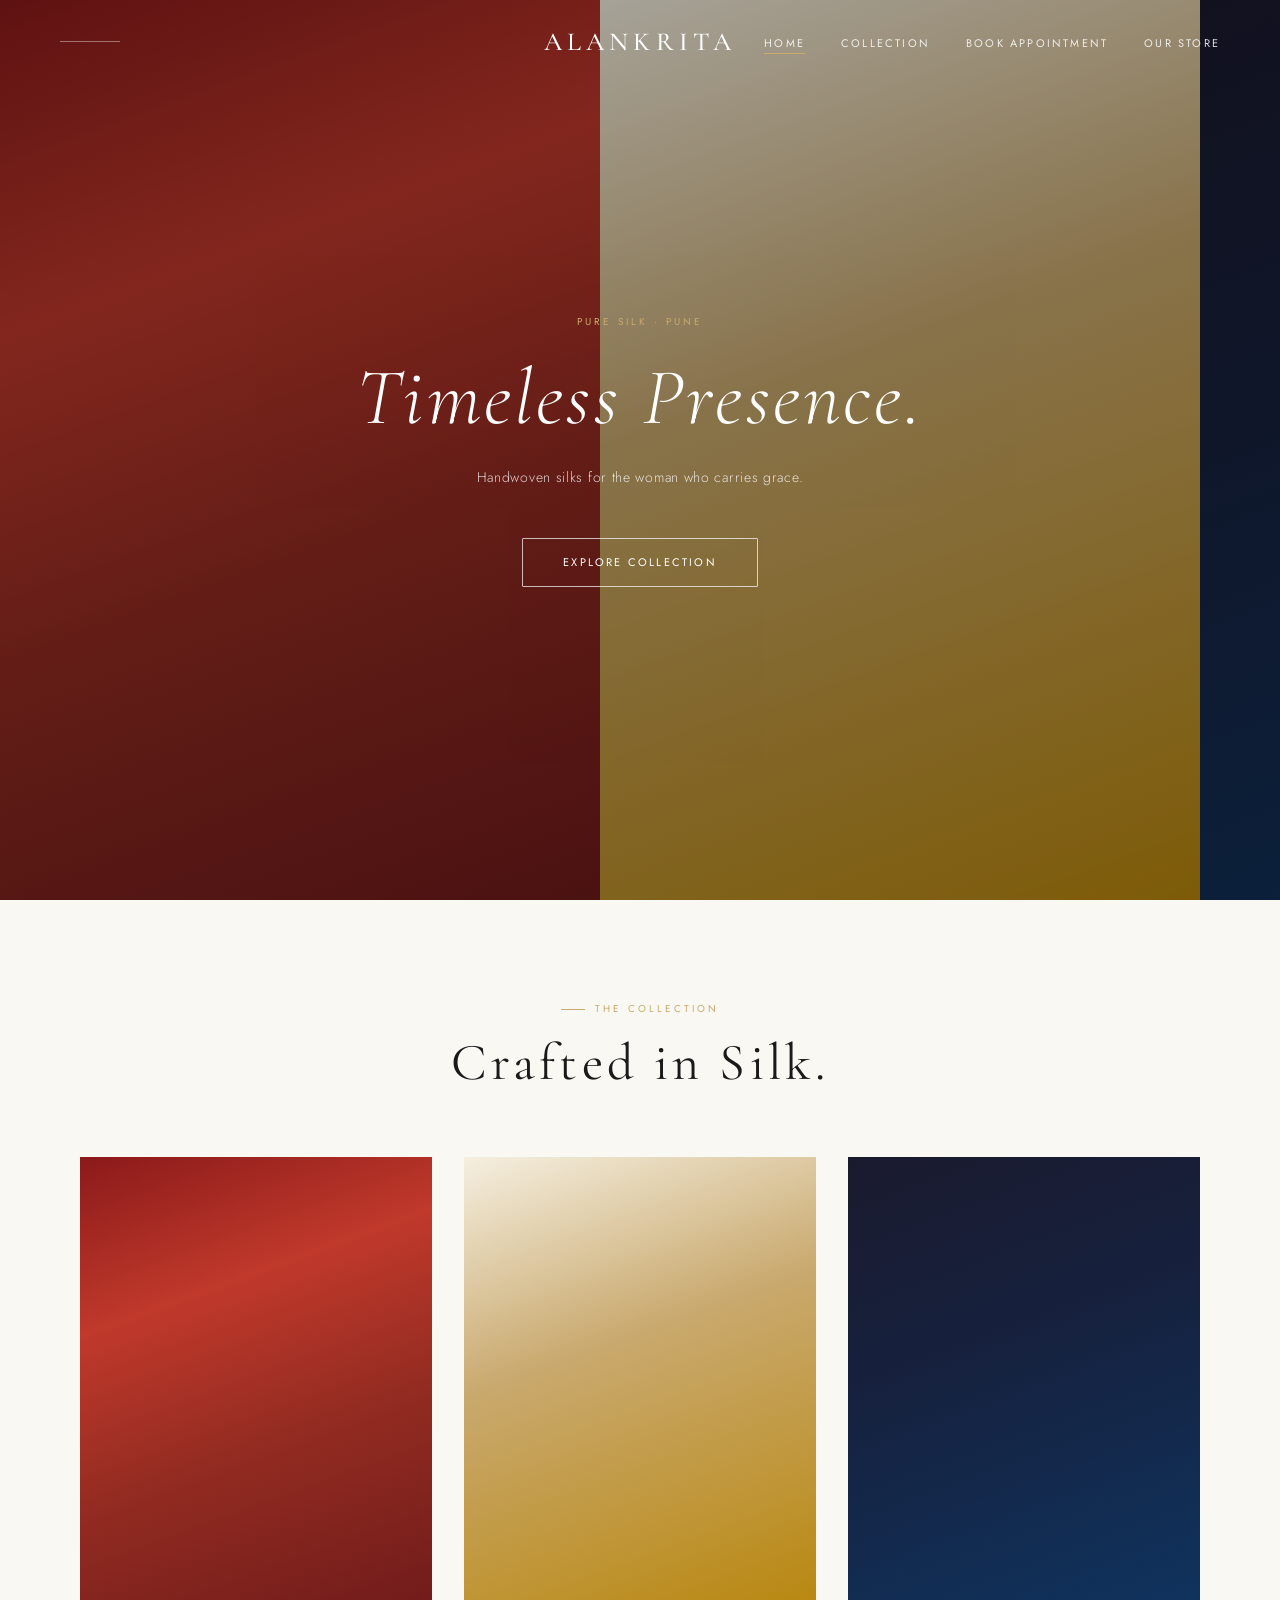
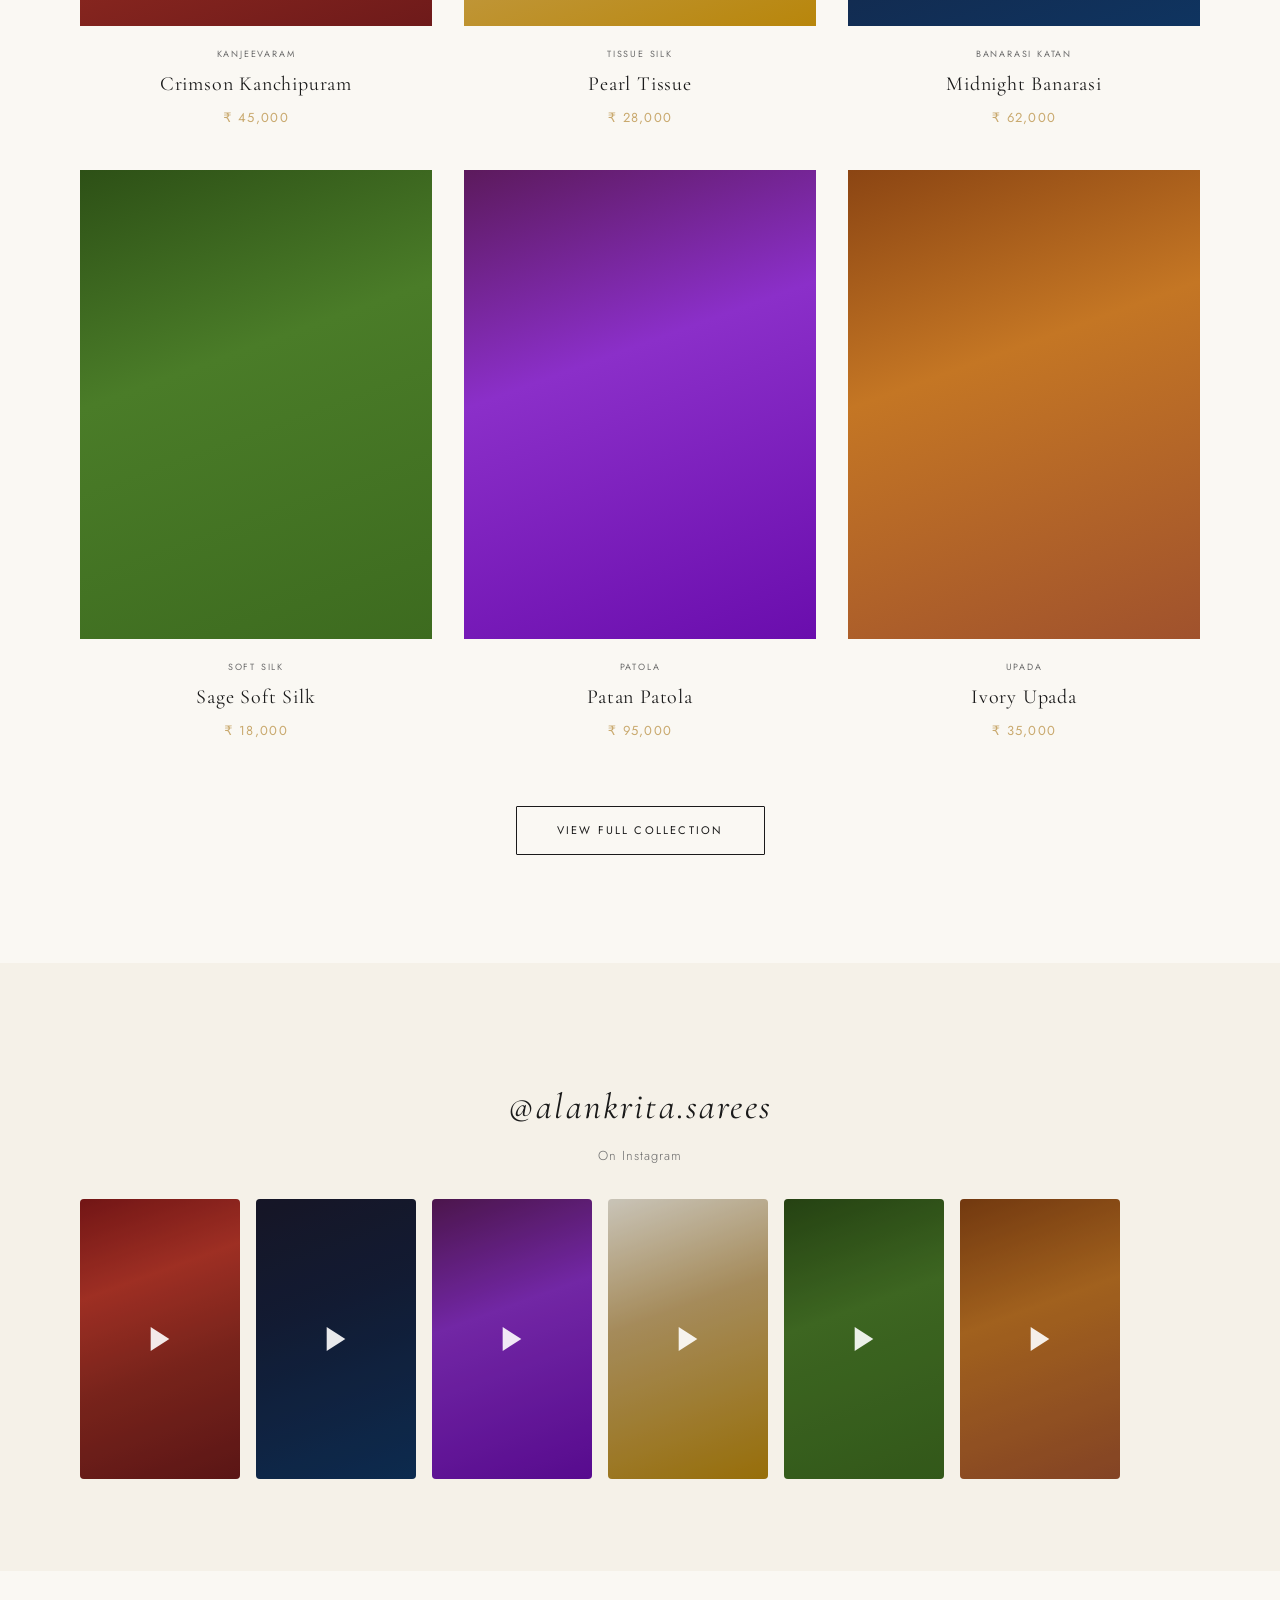
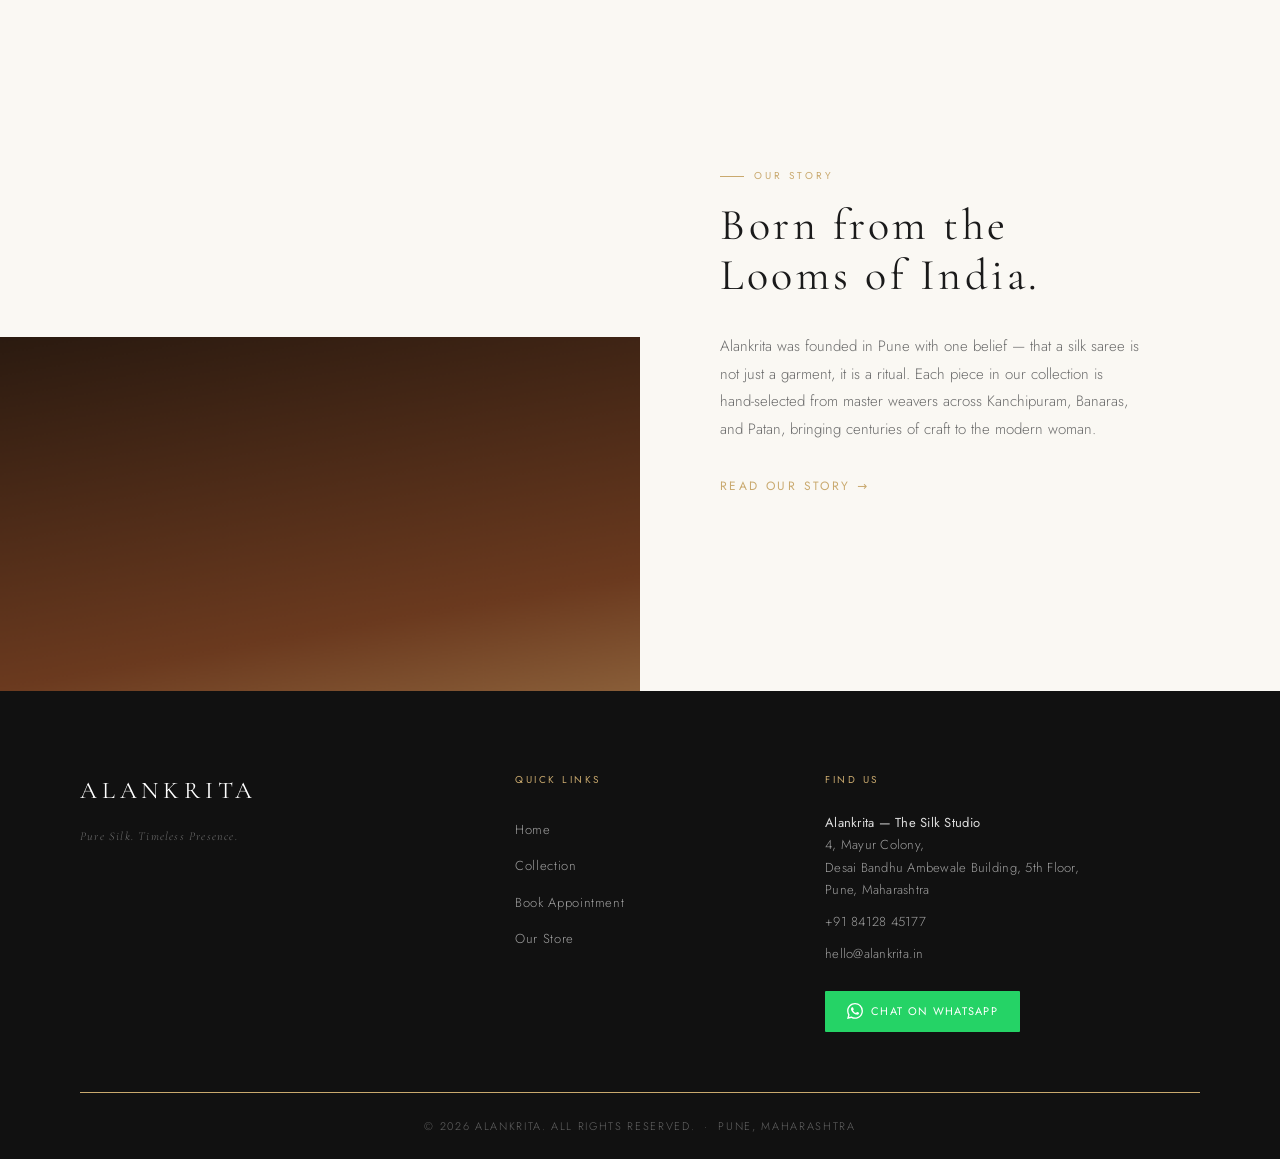
<file: index.html>
<!DOCTYPE html>
<html lang="en">
<head>
  <meta charset="UTF-8" />
  <meta name="viewport" content="width=device-width, initial-scale=1.0" />
  <title>Alankrita — Pure Silk. Timeless Presence.</title>
  <meta name="description" content="Alankrita — Luxury handwoven silk sarees from master weavers across India. Based in Pune." />
  <link rel="preconnect" href="https://fonts.googleapis.com" />
  <link rel="preconnect" href="https://fonts.gstatic.com" crossorigin />
  <link rel="stylesheet" href="style.css" />
  <link rel="stylesheet" href="animations.css" />
</head>
<body>

  <!-- ============================================================
       NAVBAR
       ============================================================ -->
  <nav class="navbar" id="navbar">
    <div class="nav-left">
      <div class="nav-left-line"></div>
    </div>
    <a href="index.html" class="nav-logo">Alankrita</a>
    <ul class="nav-links">
      <li><a href="index.html" class="active">Home</a></li>
      <li><a href="collection.html">Collection</a></li>
      <li><a href="appointment.html">Book Appointment</a></li>
      <li><a href="store.html">Our Store</a></li>
    </ul>
    <button class="nav-hamburger" id="hamburger" aria-label="Open menu">
      <span></span><span></span><span></span>
    </button>
  </nav>

  <nav class="nav-mobile-drawer" id="mobileDrawer">
    <a href="index.html">Home</a>
    <a href="collection.html">Collection</a>
    <a href="appointment.html">Book Appointment</a>
    <a href="store.html">Our Store</a>
  </nav>
  <div class="nav-overlay" id="navOverlay"></div>

  <!-- ============================================================
       HERO SECTION
       ============================================================ -->
  <section class="hero">
    <div class="hero-strip-wrapper">
      <div class="hero-strip">
        <div class="hero-strip-image img-placeholder-silk1"></div>
        <div class="hero-strip-image img-placeholder-silk2"></div>
        <div class="hero-strip-image img-placeholder-silk3"></div>
        <div class="hero-strip-image img-placeholder-silk4"></div>
        <div class="hero-strip-image img-placeholder-silk5"></div>
        <div class="hero-strip-image img-placeholder-silk6"></div>
        <div class="hero-strip-image img-placeholder-silk1"></div>
        <div class="hero-strip-image img-placeholder-silk2"></div>
        <div class="hero-strip-image img-placeholder-silk3"></div>
        <div class="hero-strip-image img-placeholder-silk4"></div>
        <div class="hero-strip-image img-placeholder-silk5"></div>
        <div class="hero-strip-image img-placeholder-silk6"></div>
      </div>
    </div>
    <div class="hero-overlay">
      <span class="hero-label">Pure Silk · Pune</span>
      <h1 class="hero-headline">Timeless Presence.</h1>
      <p class="hero-subtext">Handwoven silks for the woman who carries grace.</p>
      <a href="collection.html" class="btn btn-outline-ivory">Explore Collection</a>
    </div>
  </section>

  <!-- ============================================================
       COLLECTION PREVIEW
       ============================================================ -->
  <section class="section section-center">
    <span class="gold-label reveal">The Collection</span>
    <h2 class="section-heading reveal reveal-delay-1">Crafted in Silk.</h2>

    <div class="product-grid">
      <a href="collection.html" class="product-card reveal reveal-delay-1" style="text-decoration:none;color:inherit;">
        <div class="product-card-image-wrap">
          <div class="product-card-image img-placeholder-silk1"></div>
        </div>
        <div class="product-card-badge">Kanjeevaram</div>
        <div class="product-card-name">Crimson Kanchipuram</div>
        <div class="product-card-price">₹ 45,000</div>
      </a>
      <a href="collection.html" class="product-card reveal reveal-delay-2" style="text-decoration:none;color:inherit;">
        <div class="product-card-image-wrap">
          <div class="product-card-image img-placeholder-silk2"></div>
        </div>
        <div class="product-card-badge">Tissue Silk</div>
        <div class="product-card-name">Pearl Tissue</div>
        <div class="product-card-price">₹ 28,000</div>
      </a>
      <a href="collection.html" class="product-card reveal reveal-delay-3" style="text-decoration:none;color:inherit;">
        <div class="product-card-image-wrap">
          <div class="product-card-image img-placeholder-silk3"></div>
        </div>
        <div class="product-card-badge">Banarasi Katan</div>
        <div class="product-card-name">Midnight Banarasi</div>
        <div class="product-card-price">₹ 62,000</div>
      </a>
      <a href="collection.html" class="product-card reveal reveal-delay-1" style="text-decoration:none;color:inherit;">
        <div class="product-card-image-wrap">
          <div class="product-card-image img-placeholder-silk4"></div>
        </div>
        <div class="product-card-badge">Soft Silk</div>
        <div class="product-card-name">Sage Soft Silk</div>
        <div class="product-card-price">₹ 18,000</div>
      </a>
      <a href="collection.html" class="product-card reveal reveal-delay-2" style="text-decoration:none;color:inherit;">
        <div class="product-card-image-wrap">
          <div class="product-card-image img-placeholder-silk5"></div>
        </div>
        <div class="product-card-badge">Patola</div>
        <div class="product-card-name">Patan Patola</div>
        <div class="product-card-price">₹ 95,000</div>
      </a>
      <a href="collection.html" class="product-card reveal reveal-delay-3" style="text-decoration:none;color:inherit;">
        <div class="product-card-image-wrap">
          <div class="product-card-image img-placeholder-silk6"></div>
        </div>
        <div class="product-card-badge">Upada</div>
        <div class="product-card-name">Ivory Upada</div>
        <div class="product-card-price">₹ 35,000</div>
      </a>
    </div>

    <div class="reveal">
      <a href="collection.html" class="btn btn-outline-dark">View Full Collection</a>
    </div>
  </section>

  <!-- ============================================================
       INSTAGRAM REELS
       ============================================================ -->
  <section class="section section-center" style="background:#F5F1E8; padding-top:80px; padding-bottom:80px;">
    <span class="gold-label reveal">Follow Our Journey</span>
    <h2 class="reveal reveal-delay-1" style="font-family:var(--font-heading);font-size:36px;font-style:italic;font-weight:400;letter-spacing:0.06em;margin-bottom:8px;">@alankrita.sarees</h2>
    <p class="reveal reveal-delay-2" style="font-size:13px;color:var(--text-secondary);letter-spacing:0.08em;">On Instagram</p>

    <div class="instagram-strip reveal reveal-delay-2">
      <a href="https://www.instagram.com/alankritasaree?igsh=ejkxY3gwem9jM3Mz" target="_blank" rel="noopener" class="reel-thumb">
        <div class="reel-thumb-img img-placeholder-silk1"></div>
        <div class="reel-play"><svg viewBox="0 0 24 24"><polygon points="5 3 19 12 5 21 5 3"/></svg></div>
      </a>
      <a href="https://www.instagram.com/alankritasaree?igsh=ejkxY3gwem9jM3Mz" target="_blank" rel="noopener" class="reel-thumb">
        <div class="reel-thumb-img img-placeholder-silk3"></div>
        <div class="reel-play"><svg viewBox="0 0 24 24"><polygon points="5 3 19 12 5 21 5 3"/></svg></div>
      </a>
      <a href="https://www.instagram.com/alankritasaree?igsh=ejkxY3gwem9jM3Mz" target="_blank" rel="noopener" class="reel-thumb">
        <div class="reel-thumb-img img-placeholder-silk5"></div>
        <div class="reel-play"><svg viewBox="0 0 24 24"><polygon points="5 3 19 12 5 21 5 3"/></svg></div>
      </a>
      <a href="https://www.instagram.com/alankritasaree?igsh=ejkxY3gwem9jM3Mz" target="_blank" rel="noopener" class="reel-thumb">
        <div class="reel-thumb-img img-placeholder-silk2"></div>
        <div class="reel-play"><svg viewBox="0 0 24 24"><polygon points="5 3 19 12 5 21 5 3"/></svg></div>
      </a>
      <a href="https://www.instagram.com/alankritasaree?igsh=ejkxY3gwem9jM3Mz" target="_blank" rel="noopener" class="reel-thumb">
        <div class="reel-thumb-img img-placeholder-silk4"></div>
        <div class="reel-play"><svg viewBox="0 0 24 24"><polygon points="5 3 19 12 5 21 5 3"/></svg></div>
      </a>
      <a href="https://www.instagram.com/alankritasaree?igsh=ejkxY3gwem9jM3Mz" target="_blank" rel="noopener" class="reel-thumb">
        <div class="reel-thumb-img img-placeholder-silk6"></div>
        <div class="reel-play"><svg viewBox="0 0 24 24"><polygon points="5 3 19 12 5 21 5 3"/></svg></div>
      </a>
    </div>
  </section>

  <!-- ============================================================
       ABOUT SECTION
       ============================================================ -->
  <section class="about-section">
    <div class="about-image-col">
      <div class="img-placeholder" style="background:linear-gradient(170deg,#2a1a10 0%,#6B3A1F 35%,#C9A96E 70%,#3d2010 100%);min-height:600px;"></div>
    </div>
    <div class="about-content-col">
      <span class="gold-label reveal">Our Story</span>
      <h2 class="section-heading-sm reveal reveal-delay-1">Born from the<br>Looms of India.</h2>
      <p class="about-body reveal reveal-delay-2">
        Alankrita was founded in Pune with one belief — that a silk saree is not just a garment, it is a ritual. Each piece in our collection is hand-selected from master weavers across Kanchipuram, Banaras, and Patan, bringing centuries of craft to the modern woman.
      </p>
      <a href="store.html" class="gold-link reveal reveal-delay-3">Read Our Story →</a>
    </div>
  </section>

  <!-- ============================================================
       FOOTER
       ============================================================ -->
  <footer class="footer">
    <div class="footer-grid">
      <div>
        <div class="footer-logo">Alankrita</div>
        <div class="footer-tagline">Pure Silk. Timeless Presence.</div>
      </div>
      <div>
        <div class="footer-col-title">Quick Links</div>
        <ul class="footer-links">
          <li><a href="index.html">Home</a></li>
          <li><a href="collection.html">Collection</a></li>
          <li><a href="appointment.html">Book Appointment</a></li>
          <li><a href="store.html">Our Store</a></li>
        </ul>
      </div>
      <div>
        <div class="footer-col-title">Find Us</div>
        <p class="footer-contact-item">
          <strong>Alankrita — The Silk Studio</strong><br>
          4, Mayur Colony,<br>
          Desai Bandhu Ambewale Building, 5th Floor,<br>
          Pune, Maharashtra
        </p>
        <p class="footer-contact-item">+91 84128 45177</p>
        <p class="footer-contact-item">hello@alankrita.in</p>
        <a class="btn-whatsapp" href="https://wa.me/918412845177?text=Hi%2C%20I'm%20interested%20in%20your%20saree%20collection" target="_blank" rel="noopener">
          <svg viewBox="0 0 24 24"><path d="M17.472 14.382c-.297-.149-1.758-.867-2.03-.967-.273-.099-.471-.148-.67.15-.197.297-.767.966-.94 1.164-.173.199-.347.223-.644.075-.297-.15-1.255-.463-2.39-1.475-.883-.788-1.48-1.761-1.653-2.059-.173-.297-.018-.458.13-.606.134-.133.298-.347.446-.52.149-.174.198-.298.298-.497.099-.198.05-.371-.025-.52-.075-.149-.669-1.612-.916-2.207-.242-.579-.487-.5-.669-.51-.173-.008-.371-.01-.57-.01-.198 0-.52.074-.792.372-.272.297-1.04 1.016-1.04 2.479 0 1.462 1.065 2.875 1.213 3.074.149.198 2.096 3.2 5.077 4.487.709.306 1.262.489 1.694.625.712.227 1.36.195 1.871.118.571-.085 1.758-.719 2.006-1.413.248-.694.248-1.289.173-1.413-.074-.124-.272-.198-.57-.347m-5.421 7.403h-.004a9.87 9.87 0 01-5.031-1.378l-.361-.214-3.741.982.998-3.648-.235-.374a9.86 9.86 0 01-1.51-5.26c.001-5.45 4.436-9.884 9.888-9.884 2.64 0 5.122 1.03 6.988 2.898a9.825 9.825 0 012.893 6.994c-.003 5.45-4.437 9.884-9.885 9.884m8.413-18.297A11.815 11.815 0 0012.05 0C5.495 0 .16 5.335.157 11.892c0 2.096.547 4.142 1.588 5.945L.057 24l6.305-1.654a11.882 11.882 0 005.683 1.448h.005c6.554 0 11.89-5.335 11.893-11.893a11.821 11.821 0 00-3.48-8.413Z"/></svg>
          Chat on WhatsApp
        </a>
      </div>
    </div>
    <div class="footer-bottom">
      <p>© 2026 Alankrita. All rights reserved. &nbsp;·&nbsp; Pune, Maharashtra</p>
    </div>
  </footer>

  <script src="main.js"></script>
</body>
</html>
</file>
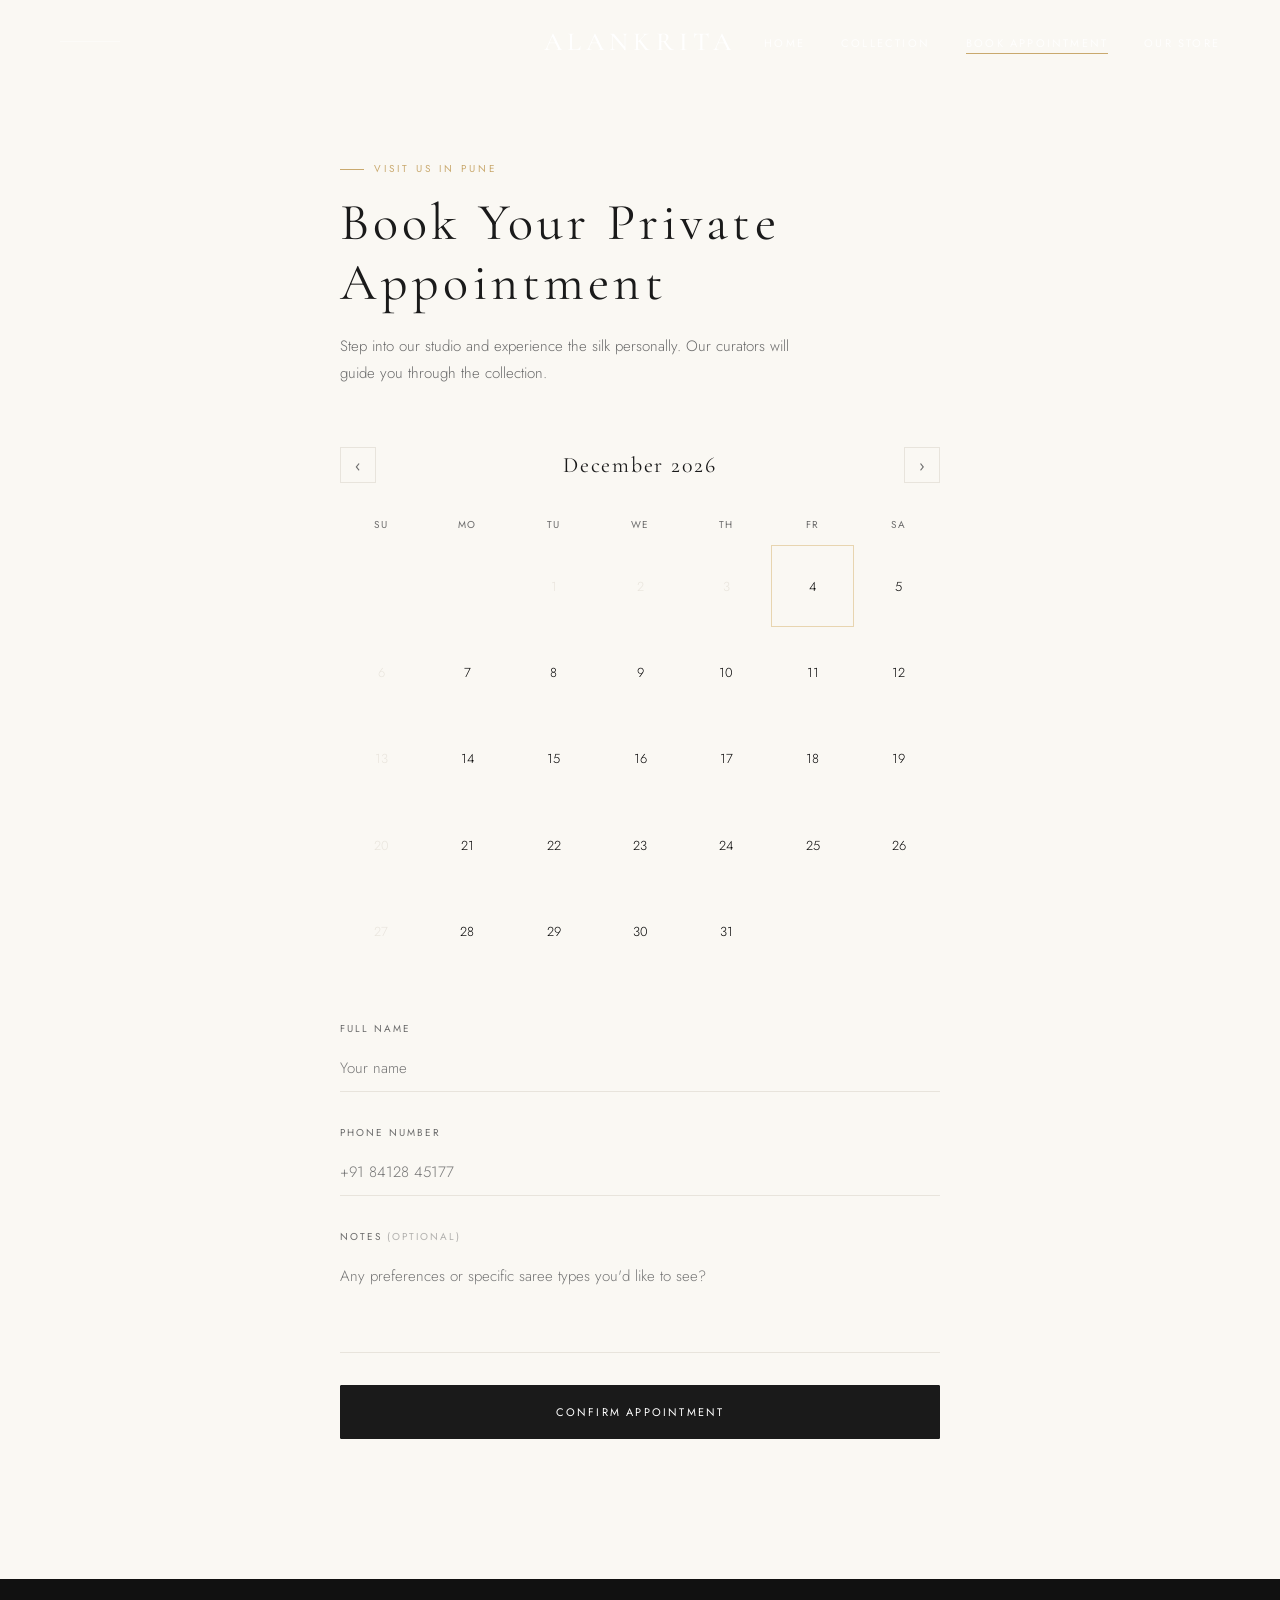
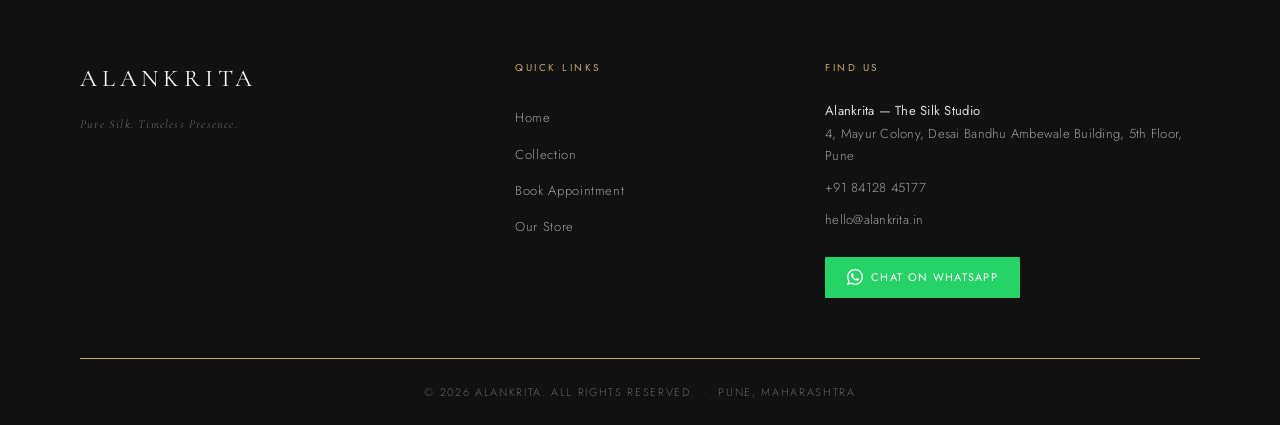
<file: appointment.html>
<!DOCTYPE html>
<html lang="en">
<head>
  <meta charset="UTF-8" />
  <meta name="viewport" content="width=device-width, initial-scale=1.0" />
  <title>Book Appointment — Alankrita</title>
  <meta name="description" content="Book a private silk saree viewing appointment at the Alankrita studio in Pune." />
  <link rel="preconnect" href="https://fonts.googleapis.com" />
  <link rel="preconnect" href="https://fonts.gstatic.com" crossorigin />
  <link rel="stylesheet" href="style.css" />
  <link rel="stylesheet" href="animations.css" />
</head>
<body>

  <!-- NAVBAR -->
  <nav class="navbar" id="navbar">
    <div class="nav-left">
      <div class="nav-left-line"></div>
    </div>
    <a href="index.html" class="nav-logo">Alankrita</a>
    <ul class="nav-links">
      <li><a href="index.html">Home</a></li>
      <li><a href="collection.html">Collection</a></li>
      <li><a href="appointment.html" class="active">Book Appointment</a></li>
      <li><a href="store.html">Our Store</a></li>
    </ul>
    <button class="nav-hamburger" id="hamburger" aria-label="Open menu">
      <span></span><span></span><span></span>
    </button>
  </nav>

  <nav class="nav-mobile-drawer" id="mobileDrawer">
    <a href="index.html">Home</a>
    <a href="collection.html">Collection</a>
    <a href="appointment.html">Book Appointment</a>
    <a href="store.html">Our Store</a>
  </nav>
  <div class="nav-overlay" id="navOverlay"></div>

  <!-- PAGE CONTENT -->
  <div class="appointment-page">
    <div class="appointment-container">

      <!-- Heading -->
      <span class="gold-label reveal">Visit Us in Pune</span>
      <h1 class="appointment-heading reveal reveal-delay-1">Book Your Private<br>Appointment</h1>
      <p class="appointment-sub reveal reveal-delay-2">
        Step into our studio and experience the silk personally. Our curators will guide you through the collection.
      </p>

      <!-- ── FORM SECTION ─────────────────────────────────────── -->
      <div id="apptFormSection">

        <!-- Calendar -->
        <div class="calendar-wrap reveal reveal-delay-1">
          <div class="calendar-header">
            <button class="calendar-nav-btn" id="calPrev" aria-label="Previous month">&#8249;</button>
            <div class="calendar-month" id="calendarMonth">June 2026</div>
            <button class="calendar-nav-btn" id="calNext" aria-label="Next month">&#8250;</button>
          </div>
          <div class="calendar-grid" id="calendarGrid">
            <!-- Rendered by appointment.js -->
          </div>
        </div>

        <!-- Time slots (hidden until date selected) -->
        <div class="time-slots-wrap reveal reveal-delay-2" id="timeSlotsWrap" style="display:none;">
          <div class="time-slots-title">Select a Time</div>
          <div class="time-slots-grid" id="timeSlotsGrid">
            <!-- Rendered by appointment.js -->
          </div>
        </div>

        <!-- Form -->
        <form class="appt-form reveal reveal-delay-3" id="appointmentForm" novalidate>
          <div class="appt-field">
            <label class="appt-label" for="apptName">Full Name</label>
            <input class="appt-input" type="text" id="apptName" name="name" placeholder="Your name" required />
          </div>
          <div class="appt-field">
            <label class="appt-label" for="apptPhone">Phone Number</label>
            <input class="appt-input" type="tel" id="apptPhone" name="phone" placeholder="+91 84128 45177" required />
          </div>
          <div class="appt-field">
            <label class="appt-label" for="apptNotes">Notes <span style="opacity:0.5;">(optional)</span></label>
            <textarea class="appt-textarea" id="apptNotes" name="notes" placeholder="Any preferences or specific saree types you'd like to see?"></textarea>
          </div>
          <button type="submit" class="btn btn-dark btn-full" style="padding:18px 40px;font-size:11px;letter-spacing:0.2em;">
            Confirm Appointment
          </button>
        </form>
      </div>

      <!-- ── CONFIRMATION CARD ─────────────────────────────────── -->
      <div class="confirmation-card" id="confirmationCard">
        <div class="confirmation-icon">
          <svg viewBox="0 0 24 24"><polyline points="20 6 9 17 4 12"/></svg>
        </div>
        <h2 class="confirmation-title">Your appointment is confirmed.</h2>
        <p class="confirmation-detail" id="confirmationDetail">
          <!-- Filled by JS -->
        </p>
        <a href="#" class="btn-whatsapp" id="confirmWhatsapp" target="_blank" rel="noopener" style="display:inline-flex;margin:0 auto 32px;">
          <svg viewBox="0 0 24 24"><path d="M17.472 14.382c-.297-.149-1.758-.867-2.03-.967-.273-.099-.471-.148-.67.15-.197.297-.767.966-.94 1.164-.173.199-.347.223-.644.075-.297-.15-1.255-.463-2.39-1.475-.883-.788-1.48-1.761-1.653-2.059-.173-.297-.018-.458.13-.606.134-.133.298-.347.446-.52.149-.174.198-.298.298-.497.099-.198.05-.371-.025-.52-.075-.149-.669-1.612-.916-2.207-.242-.579-.487-.5-.669-.51-.173-.008-.371-.01-.57-.01-.198 0-.52.074-.792.372-.272.297-1.04 1.016-1.04 2.479 0 1.462 1.065 2.875 1.213 3.074.149.198 2.096 3.2 5.077 4.487.709.306 1.262.489 1.694.625.712.227 1.36.195 1.871.118.571-.085 1.758-.719 2.006-1.413.248-.694.248-1.289.173-1.413-.074-.124-.272-.198-.57-.347m-5.421 7.403h-.004a9.87 9.87 0 01-5.031-1.378l-.361-.214-3.741.982.998-3.648-.235-.374a9.86 9.86 0 01-1.51-5.26c.001-5.45 4.436-9.884 9.888-9.884 2.64 0 5.122 1.03 6.988 2.898a9.825 9.825 0 012.893 6.994c-.003 5.45-4.437 9.884-9.885 9.884m8.413-18.297A11.815 11.815 0 0012.05 0C5.495 0 .16 5.335.157 11.892c0 2.096.547 4.142 1.588 5.945L.057 24l6.305-1.654a11.882 11.882 0 005.683 1.448h.005c6.554 0 11.89-5.335 11.893-11.893a11.821 11.821 0 00-3.48-8.413Z"/></svg>
          Confirm via WhatsApp
        </a>
        <a href="collection.html" class="gold-link" style="display:inline-block;margin-top:8px;">Browse the collection →</a>
      </div>

    </div>
  </div>

  <!-- FOOTER -->
  <footer class="footer">
    <div class="footer-grid">
      <div>
        <div class="footer-logo">Alankrita</div>
        <div class="footer-tagline">Pure Silk. Timeless Presence.</div>
      </div>
      <div>
        <div class="footer-col-title">Quick Links</div>
        <ul class="footer-links">
          <li><a href="index.html">Home</a></li>
          <li><a href="collection.html">Collection</a></li>
          <li><a href="appointment.html">Book Appointment</a></li>
          <li><a href="store.html">Our Store</a></li>
        </ul>
      </div>
      <div>
        <div class="footer-col-title">Find Us</div>
        <p class="footer-contact-item">
          <strong>Alankrita — The Silk Studio</strong><br>
          4, Mayur Colony, Desai Bandhu Ambewale Building, 5th Floor, Pune
        </p>
        <p class="footer-contact-item">+91 84128 45177</p>
        <p class="footer-contact-item">hello@alankrita.in</p>
        <a class="btn-whatsapp" href="https://wa.me/918412845177?text=Hi%2C%20I'm%20interested%20in%20your%20saree%20collection" target="_blank" rel="noopener">
          <svg viewBox="0 0 24 24"><path d="M17.472 14.382c-.297-.149-1.758-.867-2.03-.967-.273-.099-.471-.148-.67.15-.197.297-.767.966-.94 1.164-.173.199-.347.223-.644.075-.297-.15-1.255-.463-2.39-1.475-.883-.788-1.48-1.761-1.653-2.059-.173-.297-.018-.458.13-.606.134-.133.298-.347.446-.52.149-.174.198-.298.298-.497.099-.198.05-.371-.025-.52-.075-.149-.669-1.612-.916-2.207-.242-.579-.487-.5-.669-.51-.173-.008-.371-.01-.57-.01-.198 0-.52.074-.792.372-.272.297-1.04 1.016-1.04 2.479 0 1.462 1.065 2.875 1.213 3.074.149.198 2.096 3.2 5.077 4.487.709.306 1.262.489 1.694.625.712.227 1.36.195 1.871.118.571-.085 1.758-.719 2.006-1.413.248-.694.248-1.289.173-1.413-.074-.124-.272-.198-.57-.347m-5.421 7.403h-.004a9.87 9.87 0 01-5.031-1.378l-.361-.214-3.741.982.998-3.648-.235-.374a9.86 9.86 0 01-1.51-5.26c.001-5.45 4.436-9.884 9.888-9.884 2.64 0 5.122 1.03 6.988 2.898a9.825 9.825 0 012.893 6.994c-.003 5.45-4.437 9.884-9.885 9.884m8.413-18.297A11.815 11.815 0 0012.05 0C5.495 0 .16 5.335.157 11.892c0 2.096.547 4.142 1.588 5.945L.057 24l6.305-1.654a11.882 11.882 0 005.683 1.448h.005c6.554 0 11.89-5.335 11.893-11.893a11.821 11.821 0 00-3.48-8.413Z"/></svg>
          Chat on WhatsApp
        </a>
      </div>
    </div>
    <div class="footer-bottom">
      <p>© 2026 Alankrita. All rights reserved. &nbsp;·&nbsp; Pune, Maharashtra</p>
    </div>
  </footer>

  <script src="main.js"></script>
  <script src="appointment.js"></script>
</body>
</html>
</file>
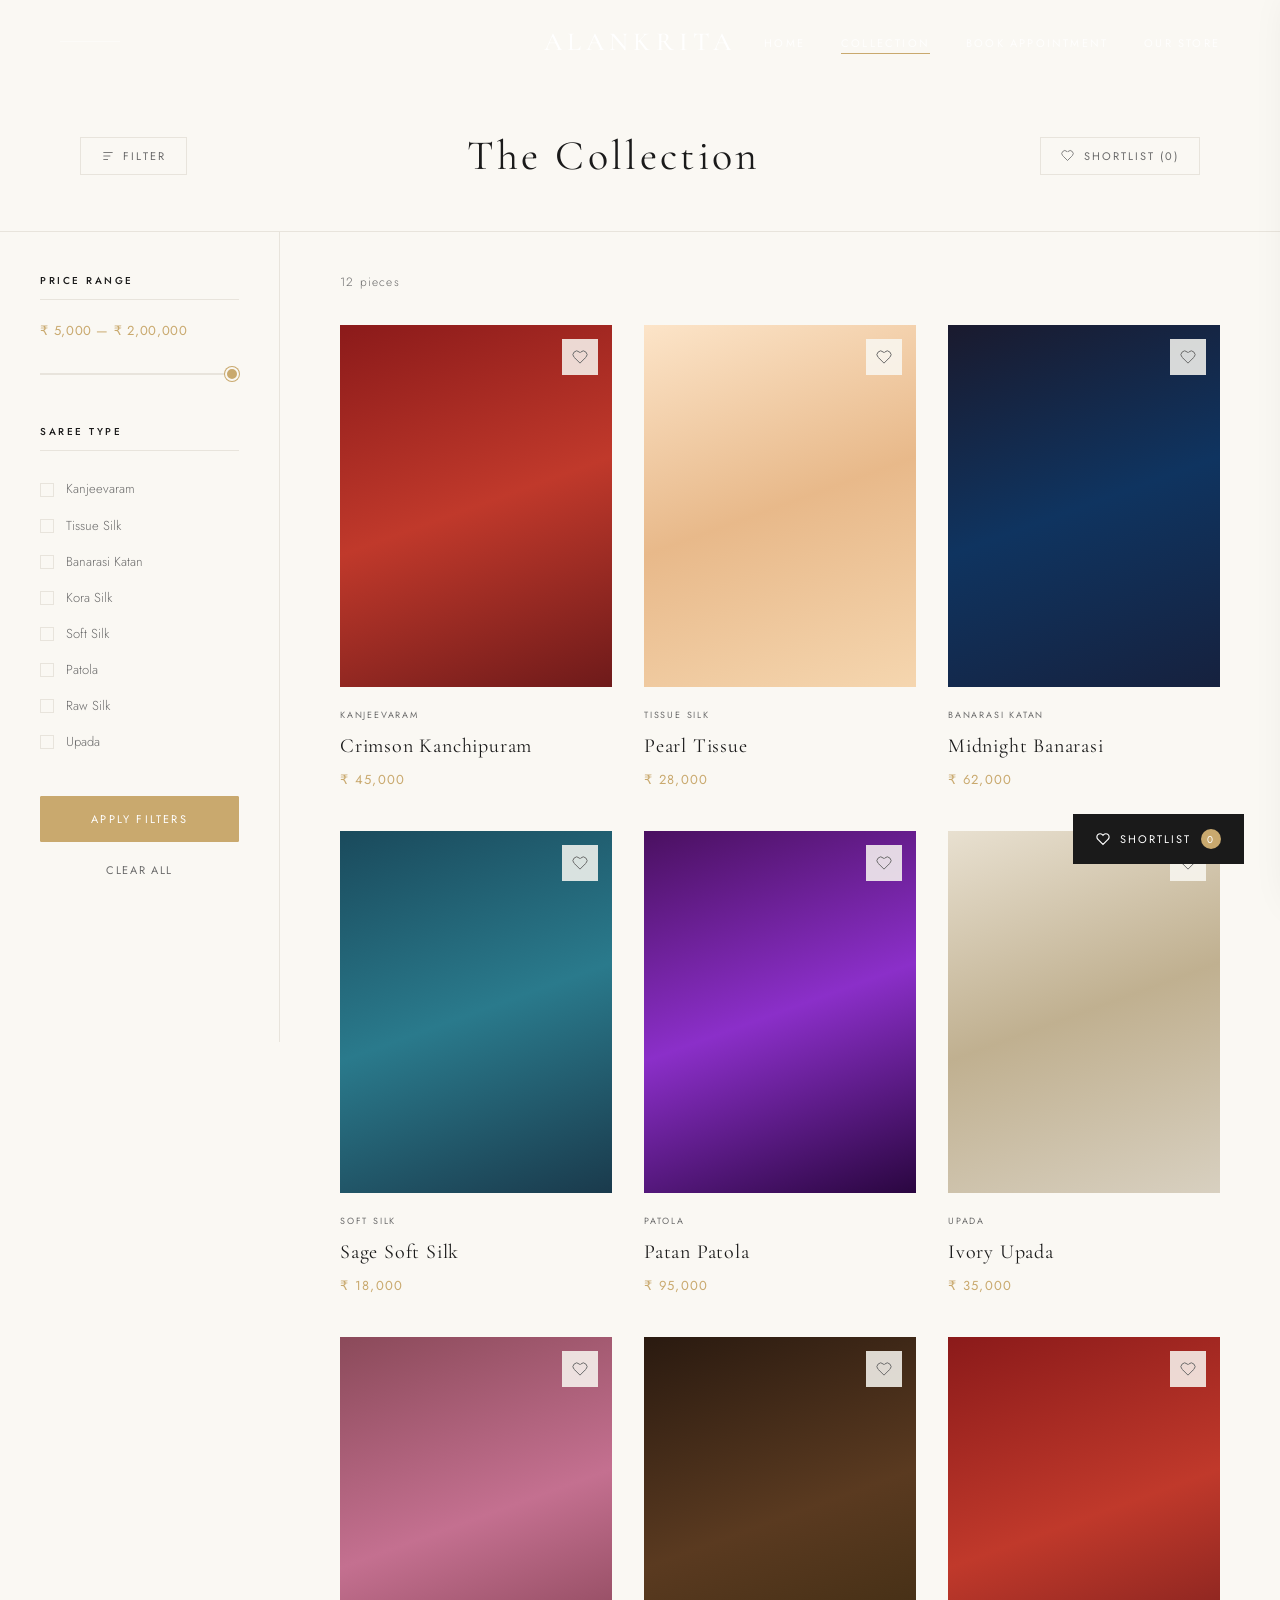
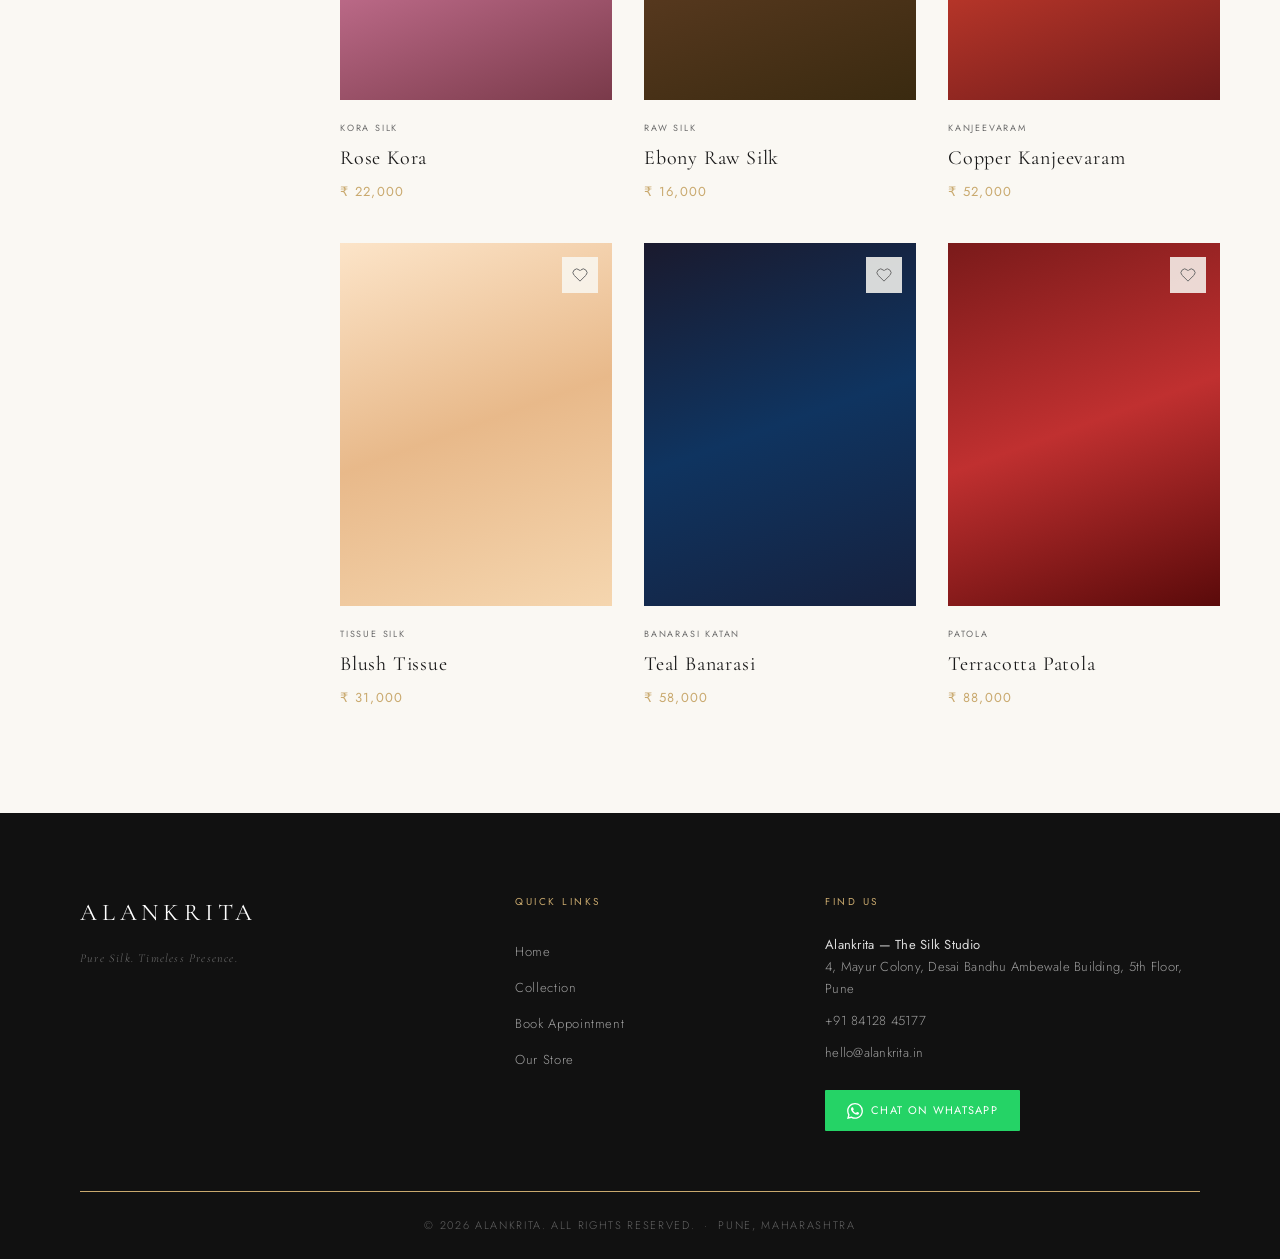
<file: collection.html>
<!DOCTYPE html>
<html lang="en">
<head>
  <meta charset="UTF-8" />
  <meta name="viewport" content="width=device-width, initial-scale=1.0" />
  <title>Collection — Alankrita</title>
  <meta name="description" content="Explore the full Alankrita silk saree collection — Kanjeevaram, Banarasi, Patola, Tissue Silk and more." />
  <link rel="preconnect" href="https://fonts.googleapis.com" />
  <link rel="preconnect" href="https://fonts.gstatic.com" crossorigin />
  <link rel="stylesheet" href="style.css" />
  <link rel="stylesheet" href="animations.css" />
</head>
<body>

  <!-- NAVBAR -->
  <nav class="navbar" id="navbar">
    <div class="nav-left">
      <div class="nav-left-line"></div>
    </div>
    <a href="index.html" class="nav-logo">Alankrita</a>
    <ul class="nav-links">
      <li><a href="index.html">Home</a></li>
      <li><a href="collection.html" class="active">Collection</a></li>
      <li><a href="appointment.html">Book Appointment</a></li>
      <li><a href="store.html">Our Store</a></li>
    </ul>
    <button class="nav-hamburger" id="hamburger" aria-label="Open menu">
      <span></span><span></span><span></span>
    </button>
  </nav>

  <nav class="nav-mobile-drawer" id="mobileDrawer">
    <a href="index.html">Home</a>
    <a href="collection.html">Collection</a>
    <a href="appointment.html">Book Appointment</a>
    <a href="store.html">Our Store</a>
  </nav>
  <div class="nav-overlay" id="navOverlay"></div>

  <!-- TOP BAR -->
  <div class="collection-topbar">
    <button class="filter-toggle-btn" id="filterToggle">
      <svg width="14" height="14" viewBox="0 0 24 24" fill="none" stroke="currentColor" stroke-width="1.5"><line x1="4" y1="6" x2="20" y2="6"/><line x1="4" y1="12" x2="16" y2="12"/><line x1="4" y1="18" x2="12" y2="18"/></svg>
      Filter
    </button>
    <h1 class="collection-title">The Collection</h1>
    <button class="shortlist-count-btn" id="shortlistCountBtn">
      <svg width="13" height="13" viewBox="0 0 24 24" fill="none" stroke="currentColor" stroke-width="1.5"><path d="M20.84 4.61a5.5 5.5 0 0 0-7.78 0L12 5.67l-1.06-1.06a5.5 5.5 0 0 0-7.78 7.78l1.06 1.06L12 21.23l7.78-7.78 1.06-1.06a5.5 5.5 0 0 0 0-7.78z"/></svg>
      <span id="shortlistCountDisplay">SHORTLIST (0)</span>
    </button>
  </div>

  <!-- COLLECTION LAYOUT -->
  <div class="collection-layout">

    <!-- FILTER SIDEBAR -->
    <aside class="filter-sidebar" id="filterSidebar">
      <!-- Price Range -->
      <div class="filter-group">
        <div class="filter-group-title">Price Range</div>
        <div class="price-range-display" id="priceDisplay">₹ 5,000 — ₹ 2,00,000</div>
        <input type="range" class="range-slider" id="priceRange" min="5000" max="200000" step="1000" value="200000" />
      </div>

      <!-- Saree Type -->
      <div class="filter-group">
        <div class="filter-group-title">Saree Type</div>
        <label class="filter-checkbox-item">
          <input type="checkbox" class="type-checkbox" value="Kanjeevaram" />
          <span class="filter-checkbox-label">Kanjeevaram</span>
        </label>
        <label class="filter-checkbox-item">
          <input type="checkbox" class="type-checkbox" value="Tissue Silk" />
          <span class="filter-checkbox-label">Tissue Silk</span>
        </label>
        <label class="filter-checkbox-item">
          <input type="checkbox" class="type-checkbox" value="Banarasi Katan" />
          <span class="filter-checkbox-label">Banarasi Katan</span>
        </label>
        <label class="filter-checkbox-item">
          <input type="checkbox" class="type-checkbox" value="Kora Silk" />
          <span class="filter-checkbox-label">Kora Silk</span>
        </label>
        <label class="filter-checkbox-item">
          <input type="checkbox" class="type-checkbox" value="Soft Silk" />
          <span class="filter-checkbox-label">Soft Silk</span>
        </label>
        <label class="filter-checkbox-item">
          <input type="checkbox" class="type-checkbox" value="Patola" />
          <span class="filter-checkbox-label">Patola</span>
        </label>
        <label class="filter-checkbox-item">
          <input type="checkbox" class="type-checkbox" value="Raw Silk" />
          <span class="filter-checkbox-label">Raw Silk</span>
        </label>
        <label class="filter-checkbox-item">
          <input type="checkbox" class="type-checkbox" value="Upada" />
          <span class="filter-checkbox-label">Upada</span>
        </label>
      </div>

      <button class="btn btn-gold btn-full" id="applyFilters" style="margin-bottom:12px;">Apply Filters</button>
      <button class="filter-clear" id="clearFilters">Clear All</button>
    </aside>

    <!-- PRODUCTS AREA -->
    <main class="products-area">
      <div class="products-count" id="productsCount">12 pieces</div>
      <div class="product-grid" id="productGrid">
        <!-- Rendered by collection.js -->
      </div>
    </main>
  </div>

  <!-- ============================================================
       PRODUCT MODAL
       ============================================================ -->
  <div class="modal-overlay" id="modalOverlay" role="dialog" aria-modal="true">
    <div class="modal-inner">
      <button class="modal-close" id="modalClose" aria-label="Close">×</button>

      <!-- Images -->
      <div class="modal-images">
        <div class="modal-main-image img-placeholder" id="modalMainImage"></div>
        <div class="modal-thumbs">
          <div class="modal-thumb img-placeholder"></div>
          <div class="modal-thumb img-placeholder-ivory"></div>
          <div class="modal-thumb img-placeholder-dark"></div>
        </div>
      </div>

      <!-- Details -->
      <div class="modal-details">
        <div class="modal-type" id="modalType"></div>
        <h2 class="modal-name" id="modalName"></h2>
        <div class="modal-price" id="modalPrice"></div>
        <div class="modal-meta" id="modalMeta"></div>
        <p class="modal-desc" id="modalDesc"></p>
        <div class="modal-actions">
          <button class="btn btn-outline-gold" id="modalShortlistBtn">Add to Shortlist</button>
          <button class="btn btn-dark" id="modalWhatsappBtn">Enquire on WhatsApp</button>
        </div>
      </div>
    </div>
  </div>

  <!-- ============================================================
       SHORTLIST DRAWER
       ============================================================ -->
  <div class="shortlist-overlay" id="shortlistOverlay"></div>

  <div class="shortlist-drawer" id="shortlistDrawer">
    <button class="shortlist-drawer-close" id="shortlistDrawerClose" aria-label="Close shortlist">×</button>
    <h2 class="shortlist-drawer-title">Your Shortlist</h2>
    <div class="shortlist-items" id="shortlistItems">
      <div class="shortlist-empty">Your shortlist is empty.<br>Heart a saree to save it here.</div>
    </div>
    <button class="btn btn-dark btn-full" id="bulkWhatsappBtn" style="margin-top:auto;">
      Enquire All on WhatsApp
    </button>
  </div>

  <!-- SHORTLIST FAB -->
  <button class="shortlist-fab" id="shortlistFab" aria-label="View shortlist">
    <svg width="14" height="14" viewBox="0 0 24 24" fill="none" stroke="currentColor" stroke-width="2"><path d="M20.84 4.61a5.5 5.5 0 0 0-7.78 0L12 5.67l-1.06-1.06a5.5 5.5 0 0 0-7.78 7.78l1.06 1.06L12 21.23l7.78-7.78 1.06-1.06a5.5 5.5 0 0 0 0-7.78z"/></svg>
    Shortlist
    <span class="shortlist-fab-count" id="fabCount">0</span>
  </button>

  <!-- FOOTER -->
  <footer class="footer">
    <div class="footer-grid">
      <div>
        <div class="footer-logo">Alankrita</div>
        <div class="footer-tagline">Pure Silk. Timeless Presence.</div>
      </div>
      <div>
        <div class="footer-col-title">Quick Links</div>
        <ul class="footer-links">
          <li><a href="index.html">Home</a></li>
          <li><a href="collection.html">Collection</a></li>
          <li><a href="appointment.html">Book Appointment</a></li>
          <li><a href="store.html">Our Store</a></li>
        </ul>
      </div>
      <div>
        <div class="footer-col-title">Find Us</div>
        <p class="footer-contact-item">
          <strong>Alankrita — The Silk Studio</strong><br>
          4, Mayur Colony, Desai Bandhu Ambewale Building, 5th Floor, Pune
        </p>
        <p class="footer-contact-item">+91 84128 45177</p>
        <p class="footer-contact-item">hello@alankrita.in</p>
        <a class="btn-whatsapp" href="https://wa.me/918412845177?text=Hi%2C%20I'm%20interested%20in%20your%20saree%20collection" target="_blank" rel="noopener">
          <svg viewBox="0 0 24 24"><path d="M17.472 14.382c-.297-.149-1.758-.867-2.03-.967-.273-.099-.471-.148-.67.15-.197.297-.767.966-.94 1.164-.173.199-.347.223-.644.075-.297-.15-1.255-.463-2.39-1.475-.883-.788-1.48-1.761-1.653-2.059-.173-.297-.018-.458.13-.606.134-.133.298-.347.446-.52.149-.174.198-.298.298-.497.099-.198.05-.371-.025-.52-.075-.149-.669-1.612-.916-2.207-.242-.579-.487-.5-.669-.51-.173-.008-.371-.01-.57-.01-.198 0-.52.074-.792.372-.272.297-1.04 1.016-1.04 2.479 0 1.462 1.065 2.875 1.213 3.074.149.198 2.096 3.2 5.077 4.487.709.306 1.262.489 1.694.625.712.227 1.36.195 1.871.118.571-.085 1.758-.719 2.006-1.413.248-.694.248-1.289.173-1.413-.074-.124-.272-.198-.57-.347m-5.421 7.403h-.004a9.87 9.87 0 01-5.031-1.378l-.361-.214-3.741.982.998-3.648-.235-.374a9.86 9.86 0 01-1.51-5.26c.001-5.45 4.436-9.884 9.888-9.884 2.64 0 5.122 1.03 6.988 2.898a9.825 9.825 0 012.893 6.994c-.003 5.45-4.437 9.884-9.885 9.884m8.413-18.297A11.815 11.815 0 0012.05 0C5.495 0 .16 5.335.157 11.892c0 2.096.547 4.142 1.588 5.945L.057 24l6.305-1.654a11.882 11.882 0 005.683 1.448h.005c6.554 0 11.89-5.335 11.893-11.893a11.821 11.821 0 00-3.48-8.413Z"/></svg>
          Chat on WhatsApp
        </a>
      </div>
    </div>
    <div class="footer-bottom">
      <p>© 2026 Alankrita. All rights reserved. &nbsp;·&nbsp; Pune, Maharashtra</p>
    </div>
  </footer>

  <script src="main.js"></script>
  <script src="collection.js"></script>
</body>
</html>
</file>
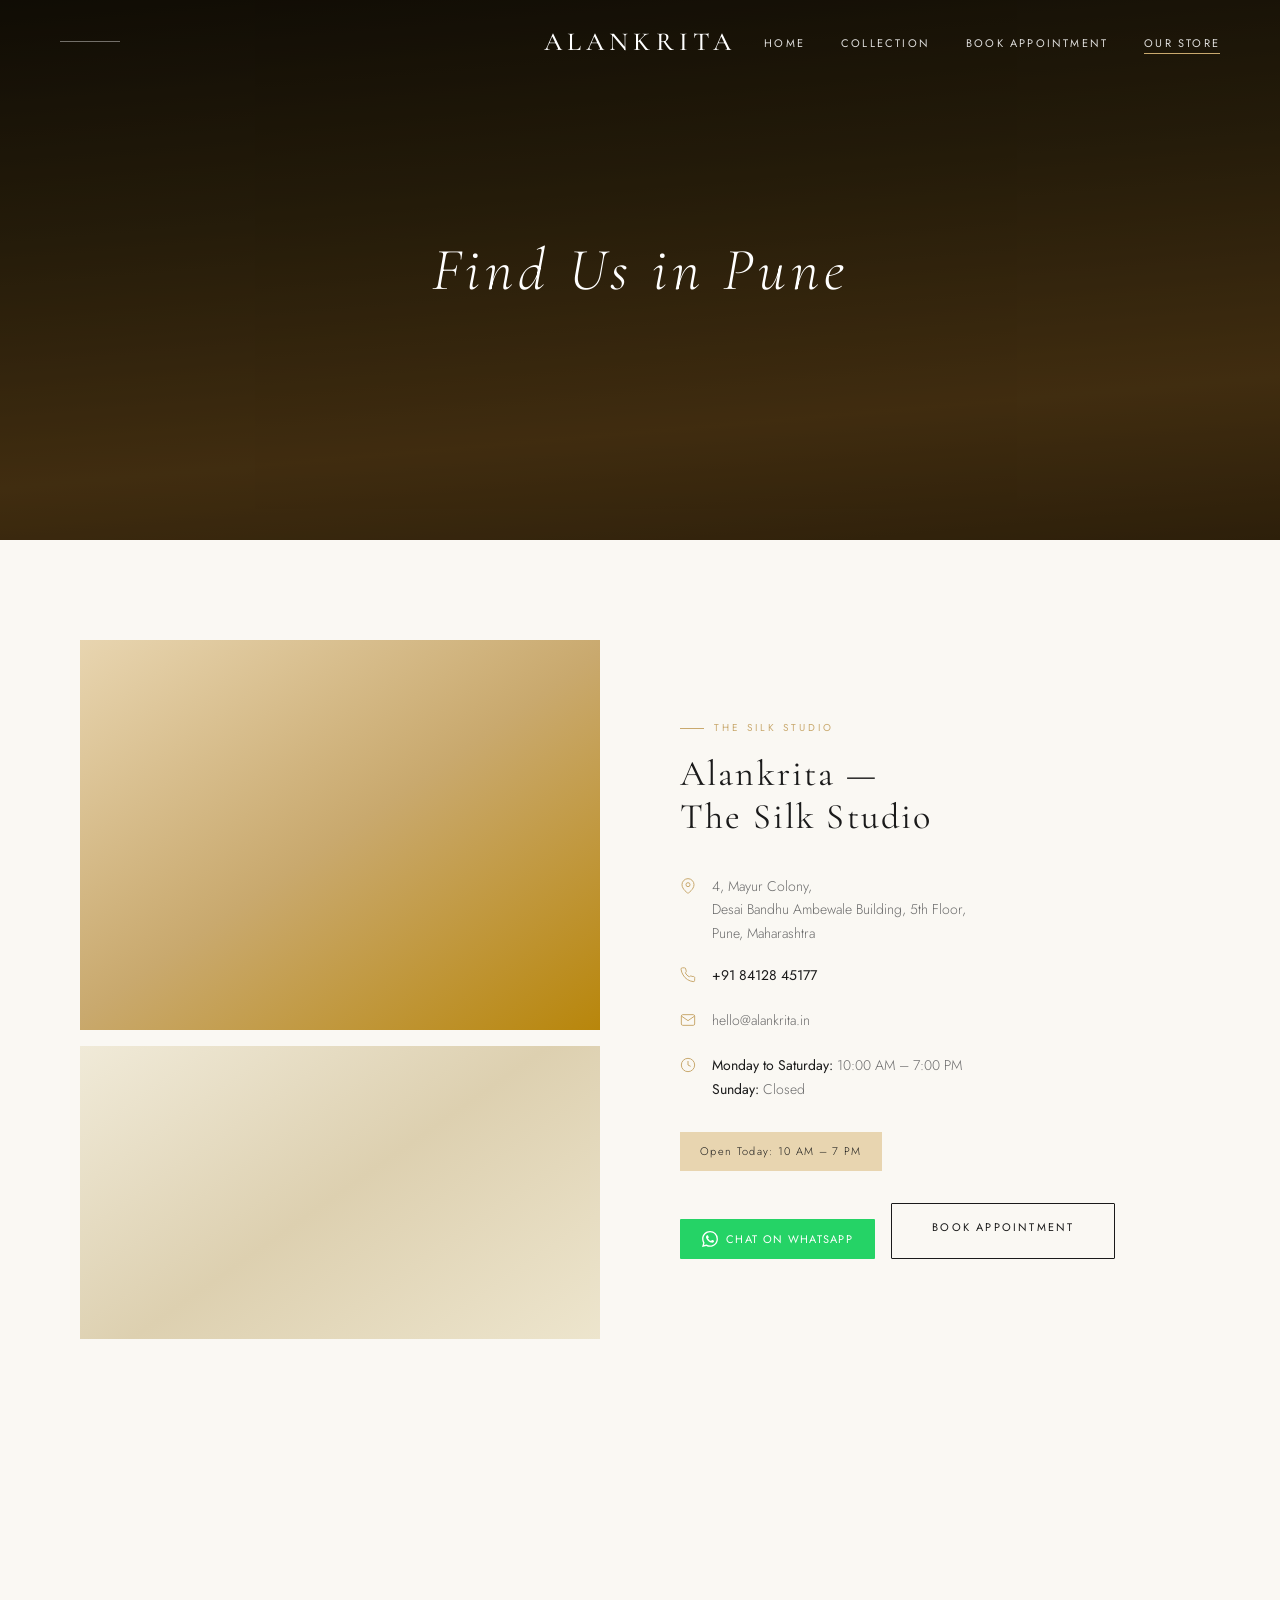
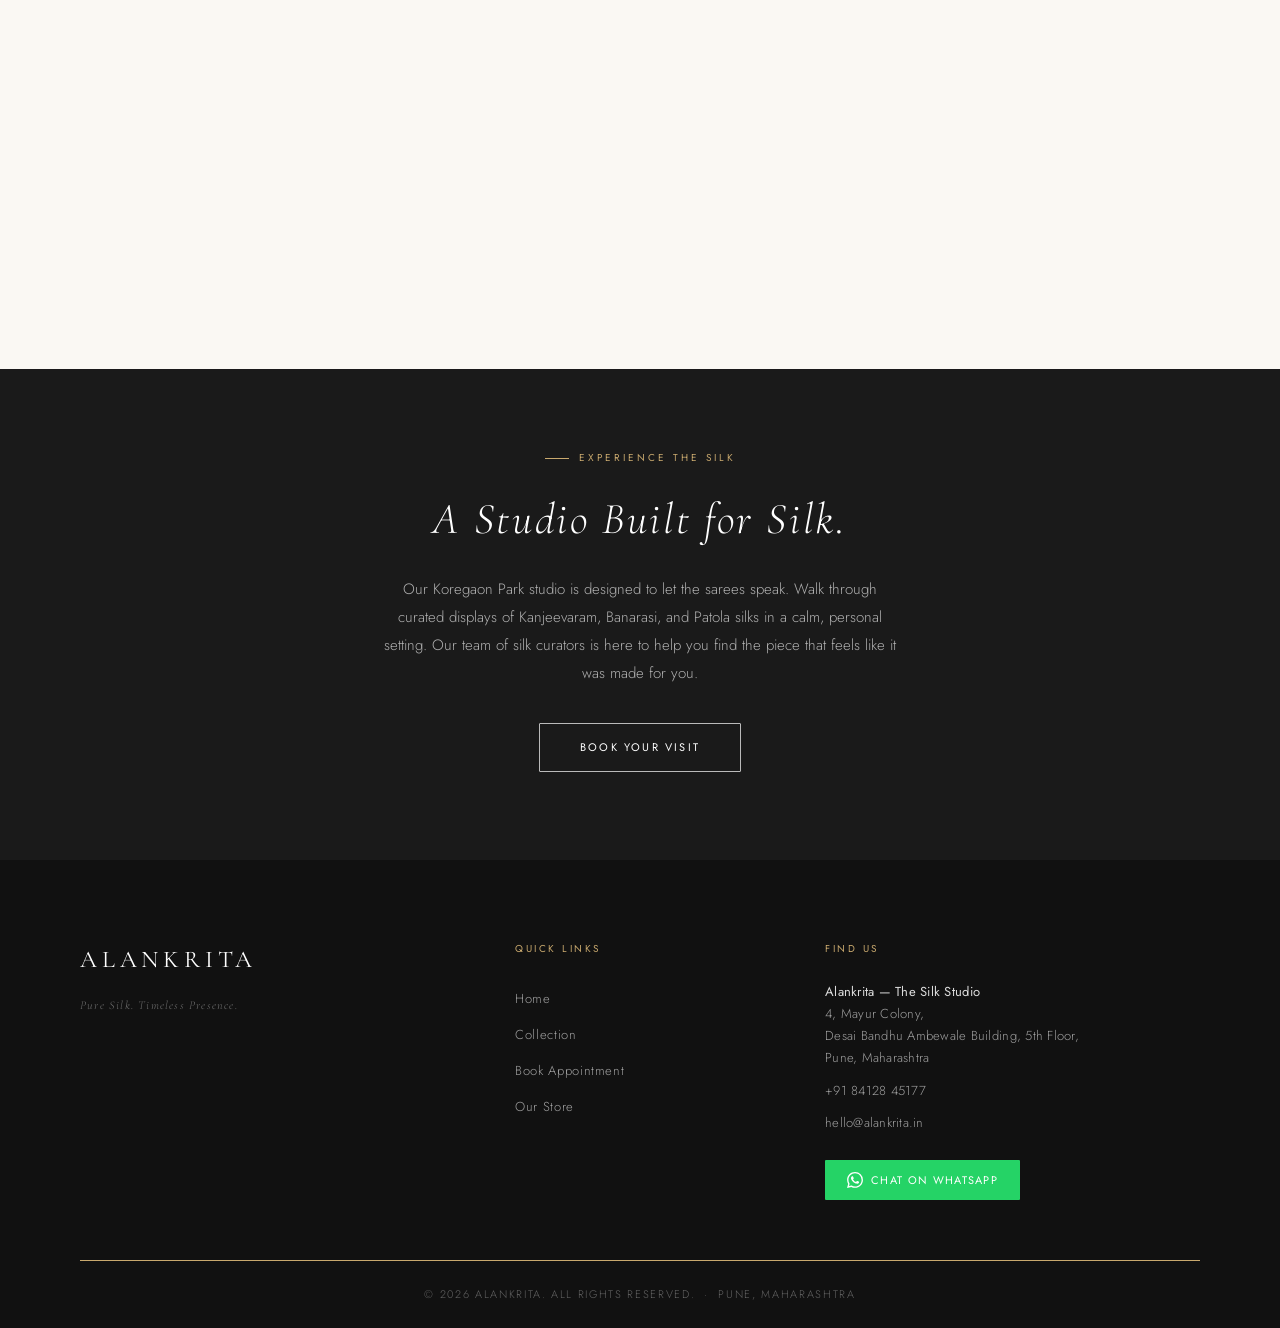
<file: store.html>
<!DOCTYPE html>
<html lang="en">
<head>
  <meta charset="UTF-8" />
  <meta name="viewport" content="width=device-width, initial-scale=1.0" />
  <title>Our Store — Alankrita, Pune</title>
  <meta name="description" content="Visit the Alankrita Silk Studio in Koregaon Park, Pune. Experience luxury silk sarees in person." />
  <link rel="preconnect" href="https://fonts.googleapis.com" />
  <link rel="preconnect" href="https://fonts.gstatic.com" crossorigin />
  <link rel="stylesheet" href="style.css" />
  <link rel="stylesheet" href="animations.css" />
</head>
<body>

  <!-- NAVBAR -->
  <nav class="navbar" id="navbar">
    <div class="nav-left">
      <div class="nav-left-line"></div>
    </div>
    <a href="index.html" class="nav-logo">Alankrita</a>
    <ul class="nav-links">
      <li><a href="index.html">Home</a></li>
      <li><a href="collection.html">Collection</a></li>
      <li><a href="appointment.html">Book Appointment</a></li>
      <li><a href="store.html" class="active">Our Store</a></li>
    </ul>
    <button class="nav-hamburger" id="hamburger" aria-label="Open menu">
      <span></span><span></span><span></span>
    </button>
  </nav>

  <nav class="nav-mobile-drawer" id="mobileDrawer">
    <a href="index.html">Home</a>
    <a href="collection.html">Collection</a>
    <a href="appointment.html">Book Appointment</a>
    <a href="store.html">Our Store</a>
  </nav>
  <div class="nav-overlay" id="navOverlay"></div>

  <!-- ============================================================
       STORE HERO
       ============================================================ -->
  <div class="store-hero" style="margin-top:0;">
    <div class="store-hero-img img-placeholder-dark" style="background:linear-gradient(175deg,#1a1408 0%,#3d2e10 30%,#6B4A1A 60%,#2a1e08 100%);"></div>
    <div class="store-hero-overlay">
      <h1>Find Us in Pune</h1>
    </div>
  </div>

  <!-- ============================================================
       STORE INFO
       ============================================================ -->
  <section class="store-info-section">
    <!-- Store Images -->
    <div class="store-images reveal">
      <div class="store-img-1 img-placeholder" style="background:linear-gradient(145deg,#E8D5B0 0%,#C9A96E 50%,#B8860B 100%);"></div>
      <div class="store-img-2 img-placeholder-ivory" style="background:linear-gradient(145deg,#F0EAD8 0%,#DDD0B0 50%,#EDE5CD 100%);"></div>
    </div>

    <!-- Store Info -->
    <div>
      <span class="gold-label reveal">The Silk Studio</span>
      <h2 class="store-info-name reveal reveal-delay-1">Alankrita —<br>The Silk Studio</h2>

      <!-- Address -->
      <div class="store-info-detail reveal reveal-delay-2">
        <div class="store-info-icon">
          <svg viewBox="0 0 24 24"><path d="M21 10c0 7-9 13-9 13s-9-6-9-13a9 9 0 0 1 18 0z"/><circle cx="12" cy="10" r="3"/></svg>
        </div>
        <div class="store-info-text">
          4, Mayur Colony,<br>
          Desai Bandhu Ambewale Building, 5th Floor,<br>
          Pune, Maharashtra
        </div>
      </div>

      <!-- Phone -->
      <div class="store-info-detail reveal reveal-delay-2">
        <div class="store-info-icon">
          <svg viewBox="0 0 24 24"><path d="M22 16.92v3a2 2 0 0 1-2.18 2 19.79 19.79 0 0 1-8.63-3.07A19.5 19.5 0 0 1 4.69 12 19.79 19.79 0 0 1 1.61 3.4 2 2 0 0 1 3.6 1.22h3a2 2 0 0 1 2 1.72 12.84 12.84 0 0 0 .7 2.81 2 2 0 0 1-.45 2.11L7.91 8.8a16 16 0 0 0 6 6l.71-.71a2 2 0 0 1 2.11-.45 12.84 12.84 0 0 0 2.81.7A2 2 0 0 1 22 16.92z"/></svg>
        </div>
        <div class="store-info-text">
          <strong><a href="tel:+918412845177" style="color:inherit;">+91 84128 45177</a></strong>
        </div>
      </div>

      <!-- Email -->
      <div class="store-info-detail reveal reveal-delay-2">
        <div class="store-info-icon">
          <svg viewBox="0 0 24 24"><path d="M4 4h16c1.1 0 2 .9 2 2v12c0 1.1-.9 2-2 2H4c-1.1 0-2-.9-2-2V6c0-1.1.9-2 2-2z"/><polyline points="22,6 12,13 2,6"/></svg>
        </div>
        <div class="store-info-text">
          <a href="mailto:hello@alankrita.in" style="color:inherit;">hello@alankrita.in</a>
        </div>
      </div>

      <!-- Hours -->
      <div class="store-info-detail reveal reveal-delay-3">
        <div class="store-info-icon">
          <svg viewBox="0 0 24 24"><circle cx="12" cy="12" r="10"/><polyline points="12 6 12 12 16 14"/></svg>
        </div>
        <div class="store-info-text">
          <strong>Monday to Saturday:</strong> 10:00 AM – 7:00 PM<br>
          <strong>Sunday:</strong> Closed
        </div>
      </div>

      <div class="store-hours-badge reveal reveal-delay-3">Open Today: 10 AM – 7 PM</div>

      <div class="store-ctas reveal reveal-delay-4">
        <a class="btn-whatsapp" href="https://wa.me/918412845177?text=Hi%2C%20I'd%20like%20to%20visit%20the%20Alankrita%20store" target="_blank" rel="noopener">
          <svg viewBox="0 0 24 24"><path d="M17.472 14.382c-.297-.149-1.758-.867-2.03-.967-.273-.099-.471-.148-.67.15-.197.297-.767.966-.94 1.164-.173.199-.347.223-.644.075-.297-.15-1.255-.463-2.39-1.475-.883-.788-1.48-1.761-1.653-2.059-.173-.297-.018-.458.13-.606.134-.133.298-.347.446-.52.149-.174.198-.298.298-.497.099-.198.05-.371-.025-.52-.075-.149-.669-1.612-.916-2.207-.242-.579-.487-.5-.669-.51-.173-.008-.371-.01-.57-.01-.198 0-.52.074-.792.372-.272.297-1.04 1.016-1.04 2.479 0 1.462 1.065 2.875 1.213 3.074.149.198 2.096 3.2 5.077 4.487.709.306 1.262.489 1.694.625.712.227 1.36.195 1.871.118.571-.085 1.758-.719 2.006-1.413.248-.694.248-1.289.173-1.413-.074-.124-.272-.198-.57-.347m-5.421 7.403h-.004a9.87 9.87 0 01-5.031-1.378l-.361-.214-3.741.982.998-3.648-.235-.374a9.86 9.86 0 01-1.51-5.26c.001-5.45 4.436-9.884 9.888-9.884 2.64 0 5.122 1.03 6.988 2.898a9.825 9.825 0 012.893 6.994c-.003 5.45-4.437 9.884-9.885 9.884m8.413-18.297A11.815 11.815 0 0012.05 0C5.495 0 .16 5.335.157 11.892c0 2.096.547 4.142 1.588 5.945L.057 24l6.305-1.654a11.882 11.882 0 005.683 1.448h.005c6.554 0 11.89-5.335 11.893-11.893a11.821 11.821 0 00-3.48-8.413Z"/></svg>
          Chat on WhatsApp
        </a>
        <a href="appointment.html" class="btn btn-outline-dark">Book Appointment</a>
      </div>
    </div>
  </section>

  <!-- ============================================================
       GOOGLE MAPS
       ============================================================ -->
  <div class="map-section reveal">
    <iframe
      title="Alankrita Silk Studio — Koregaon Park, Pune"
      src="https://www.google.com/maps/embed?pb=!1m18!1m12!1m3!1d3782.2055439614633!2d73.89248731489546!3d18.536715887392443!2m3!1f0!2f0!3f0!3m2!1i1024!2i768!4f13.1!3m3!1m2!1s0x3bc2c06b3ed3d7a7%3A0x1c7b6f3c5e4b2a5d!2sKoregaon%20Park%2C%20Pune%2C%20Maharashtra!5e0!3m2!1sen!2sin!4v1718000000000!5m2!1sen!2sin"
      allowfullscreen=""
      loading="lazy"
      referrerpolicy="no-referrer-when-downgrade">
    </iframe>
  </div>

  <!-- ============================================================
       VISIT SECTION
       ============================================================ -->
  <section class="store-visit-section">
    <span class="gold-label reveal">Experience the Silk</span>
    <h2 class="store-visit-heading reveal reveal-delay-1">A Studio Built for Silk.</h2>
    <p class="store-visit-text reveal reveal-delay-2">
      Our Koregaon Park studio is designed to let the sarees speak. Walk through curated displays of Kanjeevaram, Banarasi, and Patola silks in a calm, personal setting. Our team of silk curators is here to help you find the piece that feels like it was made for you.
    </p>
    <div class="reveal reveal-delay-3">
      <a href="appointment.html" class="btn btn-outline-ivory">Book Your Visit</a>
    </div>
  </section>

  <!-- FOOTER -->
  <footer class="footer">
    <div class="footer-grid">
      <div>
        <div class="footer-logo">Alankrita</div>
        <div class="footer-tagline">Pure Silk. Timeless Presence.</div>
      </div>
      <div>
        <div class="footer-col-title">Quick Links</div>
        <ul class="footer-links">
          <li><a href="index.html">Home</a></li>
          <li><a href="collection.html">Collection</a></li>
          <li><a href="appointment.html">Book Appointment</a></li>
          <li><a href="store.html">Our Store</a></li>
        </ul>
      </div>
      <div>
        <div class="footer-col-title">Find Us</div>
        <p class="footer-contact-item">
          <strong>Alankrita — The Silk Studio</strong><br>
          4, Mayur Colony,<br>
          Desai Bandhu Ambewale Building, 5th Floor,<br>
          Pune, Maharashtra
        </p>
        <p class="footer-contact-item">+91 84128 45177</p>
        <p class="footer-contact-item">hello@alankrita.in</p>
        <a class="btn-whatsapp" href="https://wa.me/918412845177?text=Hi%2C%20I'm%20interested%20in%20your%20saree%20collection" target="_blank" rel="noopener">
          <svg viewBox="0 0 24 24"><path d="M17.472 14.382c-.297-.149-1.758-.867-2.03-.967-.273-.099-.471-.148-.67.15-.197.297-.767.966-.94 1.164-.173.199-.347.223-.644.075-.297-.15-1.255-.463-2.39-1.475-.883-.788-1.48-1.761-1.653-2.059-.173-.297-.018-.458.13-.606.134-.133.298-.347.446-.52.149-.174.198-.298.298-.497.099-.198.05-.371-.025-.52-.075-.149-.669-1.612-.916-2.207-.242-.579-.487-.5-.669-.51-.173-.008-.371-.01-.57-.01-.198 0-.52.074-.792.372-.272.297-1.04 1.016-1.04 2.479 0 1.462 1.065 2.875 1.213 3.074.149.198 2.096 3.2 5.077 4.487.709.306 1.262.489 1.694.625.712.227 1.36.195 1.871.118.571-.085 1.758-.719 2.006-1.413.248-.694.248-1.289.173-1.413-.074-.124-.272-.198-.57-.347m-5.421 7.403h-.004a9.87 9.87 0 01-5.031-1.378l-.361-.214-3.741.982.998-3.648-.235-.374a9.86 9.86 0 01-1.51-5.26c.001-5.45 4.436-9.884 9.888-9.884 2.64 0 5.122 1.03 6.988 2.898a9.825 9.825 0 012.893 6.994c-.003 5.45-4.437 9.884-9.885 9.884m8.413-18.297A11.815 11.815 0 0012.05 0C5.495 0 .16 5.335.157 11.892c0 2.096.547 4.142 1.588 5.945L.057 24l6.305-1.654a11.882 11.882 0 005.683 1.448h.005c6.554 0 11.89-5.335 11.893-11.893a11.821 11.821 0 00-3.48-8.413Z"/></svg>
          Chat on WhatsApp
        </a>
      </div>
    </div>
    <div class="footer-bottom">
      <p>© 2026 Alankrita. All rights reserved. &nbsp;·&nbsp; Pune, Maharashtra</p>
    </div>
  </footer>

  <script src="main.js"></script>
</body>
</html>
</file>
<file: style.css>
/* ============================================================
   ALANKRITA — LUXURY SILK SAREE WEBSITE
   style.css — Main Stylesheet
   ============================================================ */

/* Google Fonts */
@import url('https://fonts.googleapis.com/css2?family=Cormorant+Garamond:ital,wght@0,300;0,400;0,500;0,600;1,300;1,400;1,500&family=Jost:wght@300;400;500&display=swap');

/* ============================================================
   CSS CUSTOM PROPERTIES
   ============================================================ */
:root {
  --bg: #FAF8F3;
  --text-primary: #1A1A1A;
  --text-secondary: #6B6B6B;
  --accent-gold: #C9A96E;
  --gold-light: #E8D5B0;
  --white: #FFFFFF;
  --border: #E8E4DC;
  --dark: #1A1A1A;
  --dark-footer: #111111;
  --font-heading: 'Cormorant Garamond', Georgia, serif;
  --font-body: 'Jost', system-ui, sans-serif;
  --ls-heading: 0.08em;
  --ls-nav: 0.15em;
  --ls-label: 0.3em;
  --sp-xs: 8px;
  --sp-sm: 16px;
  --sp-md: 32px;
  --sp-lg: 64px;
  --sp-xl: 120px;
  --section-pad: 100px;
  --transition-fast: 0.3s ease;
  --transition-med: 0.6s ease;
  --transition-slow: 1.2s ease;
}

/* ============================================================
   RESET & BASE
   ============================================================ */
*, *::before, *::after { box-sizing: border-box; margin: 0; padding: 0; }

html { scroll-behavior: smooth; font-size: 16px; }

body {
  background-color: var(--bg);
  color: var(--text-primary);
  font-family: var(--font-body);
  font-weight: 300;
  line-height: 1.7;
  -webkit-font-smoothing: antialiased;
}

img { max-width: 100%; display: block; }
a { color: inherit; text-decoration: none; }
ul { list-style: none; }
button { cursor: pointer; font-family: var(--font-body); background: none; border: none; }
input, textarea, select { font-family: var(--font-body); }

/* Custom scrollbar */
::-webkit-scrollbar { width: 4px; height: 4px; }
::-webkit-scrollbar-track { background: var(--bg); }
::-webkit-scrollbar-thumb { background: var(--accent-gold); border-radius: 2px; }

/* ============================================================
   TYPOGRAPHY UTILITIES
   ============================================================ */
.gold-label {
  font-family: var(--font-body);
  font-size: 10px;
  letter-spacing: var(--ls-label);
  color: var(--accent-gold);
  text-transform: uppercase;
  font-weight: 400;
  display: block;
  margin-bottom: var(--sp-sm);
}

/* ============================================================
   IMAGE PLACEHOLDERS
   ============================================================ */
.img-placeholder {
  background: linear-gradient(135deg, #E8D5B0 0%, #C9A96E 50%, #E8D5B0 100%);
  background-size: 200% 200%;
  animation: shimmer 3s ease infinite;
}
.img-placeholder-dark {
  background: linear-gradient(135deg, #2a2018 0%, #4a3728 50%, #2a2018 100%);
  background-size: 200% 200%;
  animation: shimmer 3s ease infinite;
}
.img-placeholder-ivory {
  background: linear-gradient(135deg, #F5EFE0 0%, #EDE3CC 50%, #F5EFE0 100%);
  background-size: 200% 200%;
  animation: shimmer 4s ease infinite;
}
.img-placeholder-silk1 { background: linear-gradient(160deg, #8B1A1A 0%, #C0392B 30%, #922B21 60%, #6E1A1A 100%); }
.img-placeholder-silk2 { background: linear-gradient(160deg, #F5EFE0 0%, #C9A96E 40%, #B8860B 100%); }
.img-placeholder-silk3 { background: linear-gradient(160deg, #1A1A2E 0%, #16213E 40%, #0F3460 100%); }
.img-placeholder-silk4 { background: linear-gradient(160deg, #2D5016 0%, #4A7C28 40%, #3D6B1F 100%); }
.img-placeholder-silk5 { background: linear-gradient(160deg, #5C1A5C 0%, #8B2FC9 40%, #6A0DAD 100%); }
.img-placeholder-silk6 { background: linear-gradient(160deg, #8B4513 0%, #C47624 40%, #A0522D 100%); }

/* ============================================================
   BUTTONS
   ============================================================ */
.btn {
  display: inline-block;
  font-family: var(--font-body);
  font-size: 11px;
  font-weight: 400;
  letter-spacing: 0.2em;
  text-transform: uppercase;
  padding: 14px 40px;
  border-radius: 1px;
  transition: all var(--transition-fast);
  cursor: pointer;
}
.btn-outline-ivory { border: 1px solid rgba(255,255,255,0.7); color: var(--white); background: transparent; }
.btn-outline-ivory:hover { background: var(--accent-gold); border-color: var(--accent-gold); color: var(--white); }
.btn-outline-dark { border: 1px solid var(--text-primary); color: var(--text-primary); background: transparent; }
.btn-outline-dark:hover { background: var(--text-primary); color: var(--white); }
.btn-outline-gold { border: 1px solid var(--accent-gold); color: var(--accent-gold); background: transparent; }
.btn-outline-gold:hover { background: var(--accent-gold); color: var(--white); }
.btn-dark { border: 1px solid var(--text-primary); color: var(--white); background: var(--text-primary); }
.btn-dark:hover { background: var(--accent-gold); border-color: var(--accent-gold); color: var(--white); }
.btn-gold { border: 1px solid var(--accent-gold); color: var(--white); background: var(--accent-gold); }
.btn-gold:hover { background: #b8924d; border-color: #b8924d; }
.btn-full { width: 100%; text-align: center; display: block; }

/* ============================================================
   NAVBAR
   ============================================================ */
.navbar {
  position: fixed;
  top: 0; left: 0;
  width: 100%;
  z-index: 1000;
  display: flex;
  align-items: center;
  justify-content: space-between;
  padding: 28px 60px;
  background: transparent;
  border-bottom: 1px solid transparent;
  transition: background 0.5s ease, border-color 0.5s ease, padding 0.5s ease;
}
.navbar.scrolled {
  background: rgba(250,248,243,0.97);
  backdrop-filter: blur(10px);
  -webkit-backdrop-filter: blur(10px);
  border-bottom-color: var(--border);
  padding: 20px 60px;
}
.nav-logo {
  font-family: var(--font-heading);
  font-size: 26px;
  font-weight: 500;
  letter-spacing: 0.2em;
  text-transform: uppercase;
  color: var(--white);
  transition: color 0.5s ease;
  position: absolute;
  left: 50%;
  transform: translateX(-50%);
  white-space: nowrap;
}
.navbar.scrolled .nav-logo { color: var(--text-primary); }
.nav-left { flex: 1; display: flex; align-items: center; }
.nav-left-line {
  width: 60px; height: 1px;
  background: rgba(255,255,255,0.4);
  transition: background 0.5s ease;
}
.navbar.scrolled .nav-left-line { background: var(--border); }
.nav-links {
  flex: 1;
  display: flex;
  align-items: center;
  justify-content: flex-end;
  gap: 36px;
}
.nav-links a {
  font-size: 11px;
  letter-spacing: 0.2em;
  text-transform: uppercase;
  font-weight: 400;
  color: rgba(255,255,255,0.85);
  transition: color var(--transition-fast);
  position: relative;
}
.nav-links a::after {
  content: '';
  position: absolute;
  bottom: -3px; left: 0;
  width: 0; height: 1px;
  background: var(--accent-gold);
  transition: width var(--transition-fast);
}
.nav-links a:hover::after, .nav-links a.active::after { width: 100%; }
.navbar.scrolled .nav-links a { color: var(--text-secondary); }
.navbar.scrolled .nav-links a:hover { color: var(--text-primary); }

/* Hamburger */
.nav-hamburger {
  display: none;
  flex-direction: column;
  gap: 5px;
  cursor: pointer;
  padding: 4px;
  z-index: 1001;
}
.nav-hamburger span {
  display: block;
  width: 24px; height: 1px;
  background: var(--white);
  transition: all 0.4s ease;
}
.navbar.scrolled .nav-hamburger span { background: var(--text-primary); }
.nav-hamburger.open span:nth-child(1) { transform: translateY(6px) rotate(45deg); }
.nav-hamburger.open span:nth-child(2) { opacity: 0; }
.nav-hamburger.open span:nth-child(3) { transform: translateY(-6px) rotate(-45deg); }

/* Mobile nav drawer */
.nav-mobile-drawer {
  display: none;
  position: fixed;
  top: 0; right: -100%;
  width: 75%; max-width: 320px;
  height: 100vh;
  background: var(--bg);
  z-index: 999;
  padding: 100px 40px 40px;
  transition: right 0.5s ease;
  box-shadow: -4px 0 30px rgba(0,0,0,0.08);
}
.nav-mobile-drawer.open { right: 0; }
.nav-mobile-drawer a {
  display: block;
  font-size: 14px;
  letter-spacing: 0.2em;
  text-transform: uppercase;
  color: var(--text-primary);
  padding: 16px 0;
  border-bottom: 1px solid var(--border);
  transition: color var(--transition-fast);
}
.nav-mobile-drawer a:hover { color: var(--accent-gold); }
.nav-overlay {
  display: none;
  position: fixed;
  inset: 0;
  background: rgba(0,0,0,0.4);
  z-index: 998;
}
.nav-overlay.open { display: block; }

/* ============================================================
   HERO SECTION
   ============================================================ */
.hero {
  position: relative;
  height: 100vh;
  overflow: hidden;
}
.hero-strip-wrapper {
  position: absolute;
  inset: 0;
  display: flex;
  overflow: hidden;
}
.hero-strip {
  display: flex;
  animation: marquee 30s linear infinite;
  will-change: transform;
}
.hero-strip-image {
  flex-shrink: 0;
  width: 600px;
  height: 100vh;
}
.hero-overlay {
  position: absolute;
  inset: 0;
  background: rgba(0,0,0,0.32);
  display: flex;
  flex-direction: column;
  align-items: center;
  justify-content: center;
  text-align: center;
  padding: 0 var(--sp-md);
}
.hero-label {
  font-family: var(--font-body);
  font-size: 10px;
  letter-spacing: var(--ls-label);
  color: var(--accent-gold);
  text-transform: uppercase;
  font-weight: 400;
  margin-bottom: 24px;
}
.hero-headline {
  font-family: var(--font-heading);
  font-size: 80px;
  font-style: italic;
  font-weight: 300;
  color: var(--white);
  letter-spacing: 0.04em;
  line-height: 1.1;
  margin-bottom: 24px;
}
.hero-subtext {
  font-size: 14px;
  color: rgba(255,255,255,0.8);
  font-weight: 300;
  letter-spacing: 0.05em;
  margin-bottom: 48px;
  max-width: 400px;
}

/* ============================================================
   SECTIONS
   ============================================================ */
.section { padding: var(--section-pad) 80px; }
.section-center { text-align: center; }
.section-heading {
  font-family: var(--font-heading);
  font-size: 52px;
  font-weight: 400;
  letter-spacing: var(--ls-heading);
  line-height: 1.15;
  margin-bottom: var(--sp-lg);
}
.section-heading-sm {
  font-family: var(--font-heading);
  font-size: 44px;
  font-weight: 400;
  letter-spacing: var(--ls-heading);
  line-height: 1.15;
  margin-bottom: var(--sp-md);
}

/* ============================================================
   PRODUCT GRID & CARDS
   ============================================================ */
.product-grid {
  display: grid;
  grid-template-columns: repeat(3, 1fr);
  gap: 40px 32px;
  margin-bottom: var(--sp-lg);
}
.product-card { cursor: pointer; position: relative; }
.product-card-image-wrap {
  aspect-ratio: 3/4;
  overflow: hidden;
  margin-bottom: 20px;
  position: relative;
}
.product-card-image {
  width: 100%; height: 100%;
  transition: transform 0.8s ease;
}
.product-card:hover .product-card-image { transform: scale(1.04); }
.product-card-badge {
  font-size: 9px;
  letter-spacing: 0.2em;
  text-transform: uppercase;
  color: var(--text-secondary);
  font-weight: 400;
  margin-bottom: 6px;
}
.product-card-name {
  font-family: var(--font-heading);
  font-size: 20px;
  font-weight: 400;
  letter-spacing: 0.04em;
  margin-bottom: 6px;
}
.product-card-price { font-size: 13px; color: var(--accent-gold); letter-spacing: 0.1em; font-weight: 400; }

/* Heart icon */
.product-heart {
  position: absolute;
  top: 14px; right: 14px;
  width: 36px; height: 36px;
  display: flex; align-items: center; justify-content: center;
  background: rgba(250,248,243,0.85);
  border: none; cursor: pointer; z-index: 2;
  transition: all var(--transition-fast);
}
.product-heart svg { width: 16px; height: 16px; fill: none; stroke: var(--text-secondary); stroke-width: 1.5; transition: all var(--transition-fast); }
.product-heart.active svg { fill: var(--accent-gold); stroke: var(--accent-gold); }
.product-heart:hover svg { stroke: var(--accent-gold); }

/* ============================================================
   INSTAGRAM SECTION
   ============================================================ */
.instagram-strip {
  display: flex;
  gap: 16px;
  overflow-x: auto;
  padding-bottom: 12px;
  scrollbar-width: none;
  -ms-overflow-style: none;
  margin-top: var(--sp-md);
}
.instagram-strip::-webkit-scrollbar { display: none; }
.reel-thumb {
  flex-shrink: 0;
  width: 160px; height: 280px;
  border-radius: 4px;
  position: relative;
  overflow: hidden;
  cursor: pointer;
}
.reel-thumb-img {
  width: 100%; height: 100%;
  transition: transform 0.6s ease;
}
.reel-thumb:hover .reel-thumb-img { transform: scale(1.04); }
.reel-play {
  position: absolute; inset: 0;
  display: flex; align-items: center; justify-content: center;
  background: rgba(0,0,0,0.18);
  transition: background var(--transition-fast);
}
.reel-thumb:hover .reel-play { background: rgba(0,0,0,0.28); }
.reel-play svg { width: 32px; height: 32px; fill: rgba(255,255,255,0.9); }

/* ============================================================
   ABOUT SECTION
   ============================================================ */
.about-section {
  display: grid;
  grid-template-columns: 1fr 1fr;
  min-height: 80vh;
}
.about-image-col {
  overflow: hidden;
  position: relative;
}
.about-image-col .img-placeholder {
  width: 100%; height: 115%;
  min-height: 500px;
  transform: scale(1.08) translateY(0px);
  will-change: transform;
  transition: transform 0.1s linear;
}
.about-content-col {
  display: flex;
  flex-direction: column;
  justify-content: center;
  padding: 80px 80px;
}
.about-body {
  font-size: 15px;
  color: var(--text-secondary);
  line-height: 1.85;
  margin-bottom: var(--sp-md);
  max-width: 420px;
}
.gold-link {
  font-size: 12px;
  letter-spacing: 0.2em;
  text-transform: uppercase;
  color: var(--accent-gold);
  position: relative;
  display: inline-block;
  font-weight: 400;
}
.gold-link::after {
  content: '';
  position: absolute;
  bottom: -2px; left: 0;
  width: 0; height: 1px;
  background: var(--accent-gold);
  transition: width 0.4s ease;
}
.gold-link:hover::after { width: 100%; }

/* ============================================================
   FOOTER
   ============================================================ */
.footer {
  background: var(--dark-footer);
  color: rgba(255,255,255,0.75);
  padding: 80px 80px 0;
}
.footer-grid {
  display: grid;
  grid-template-columns: 1.5fr 1fr 1.5fr;
  gap: 60px;
  padding-bottom: 60px;
}
.footer-logo {
  font-family: var(--font-heading);
  font-size: 24px;
  letter-spacing: 0.2em;
  text-transform: uppercase;
  color: var(--white);
  margin-bottom: 14px;
  font-weight: 400;
}
.footer-tagline { font-size: 12px; letter-spacing: 0.1em; color: rgba(255,255,255,0.4); font-style: italic; font-family: var(--font-heading); }
.footer-col-title { font-size: 10px; letter-spacing: 0.25em; text-transform: uppercase; color: var(--accent-gold); margin-bottom: 24px; font-weight: 400; }
.footer-links a { display: block; font-size: 13px; color: rgba(255,255,255,0.6); padding: 7px 0; letter-spacing: 0.05em; transition: color var(--transition-fast); }
.footer-links a:hover { color: var(--accent-gold); }
.footer-contact-item { font-size: 13px; color: rgba(255,255,255,0.6); margin-bottom: 10px; line-height: 1.7; letter-spacing: 0.02em; }
.footer-contact-item strong { color: rgba(255,255,255,0.85); font-weight: 400; }
.btn-whatsapp {
  display: inline-flex;
  align-items: center;
  gap: 8px;
  background: #25D366;
  color: var(--white);
  font-size: 11px;
  letter-spacing: 0.12em;
  text-transform: uppercase;
  font-weight: 400;
  padding: 11px 22px;
  border-radius: 1px;
  margin-top: 16px;
  transition: background var(--transition-fast);
}
.btn-whatsapp:hover { background: #1ebe59; }
.btn-whatsapp svg { width: 16px; height: 16px; fill: white; }
.footer-bottom { border-top: 1px solid var(--accent-gold); padding: 24px 0; text-align: center; }
.footer-bottom p { font-size: 11px; color: rgba(255,255,255,0.35); letter-spacing: 0.15em; text-transform: uppercase; }

/* ============================================================
   COLLECTION PAGE
   ============================================================ */
.collection-topbar {
  padding-top: 120px;
  padding-bottom: 40px;
  padding-left: 80px;
  padding-right: 80px;
  display: flex;
  align-items: center;
  justify-content: space-between;
  border-bottom: 1px solid var(--border);
}
.collection-title { font-family: var(--font-heading); font-size: 42px; font-weight: 400; letter-spacing: var(--ls-heading); }
.collection-layout { display: flex; min-height: 80vh; }

/* Filter sidebar */
.filter-sidebar {
  width: 280px;
  flex-shrink: 0;
  padding: 40px 40px;
  border-right: 1px solid var(--border);
  position: sticky;
  top: 90px;
  height: calc(100vh - 90px);
  overflow-y: auto;
}
.filter-group { margin-bottom: 36px; }
.filter-group-title {
  font-size: 10px;
  letter-spacing: 0.25em;
  text-transform: uppercase;
  color: var(--text-primary);
  font-weight: 500;
  margin-bottom: 20px;
  padding-bottom: 10px;
  border-bottom: 1px solid var(--border);
}
.filter-checkbox-item { display: flex; align-items: center; gap: 12px; padding: 7px 0; cursor: pointer; }
.filter-checkbox-item input[type="checkbox"] {
  appearance: none; -webkit-appearance: none;
  width: 14px; height: 14px;
  border: 1px solid var(--border);
  cursor: pointer; position: relative;
  flex-shrink: 0;
  transition: all var(--transition-fast);
}
.filter-checkbox-item input[type="checkbox"]:checked { background: var(--accent-gold); border-color: var(--accent-gold); }
.filter-checkbox-item input[type="checkbox"]:checked::after {
  content: '';
  position: absolute;
  top: 2px; left: 4px;
  width: 4px; height: 7px;
  border: 1px solid white;
  border-top: none; border-left: none;
  transform: rotate(45deg);
}
.filter-checkbox-label { font-size: 13px; color: var(--text-secondary); cursor: pointer; }
.price-range-display { font-size: 13px; color: var(--accent-gold); letter-spacing: 0.05em; margin-bottom: 14px; font-weight: 400; }
.range-slider { -webkit-appearance: none; appearance: none; width: 100%; height: 2px; background: var(--border); outline: none; margin-bottom: 12px; }
.range-slider::-webkit-slider-thumb { -webkit-appearance: none; appearance: none; width: 14px; height: 14px; background: var(--accent-gold); cursor: pointer; border-radius: 50%; border: 2px solid var(--bg); box-shadow: 0 0 0 1px var(--accent-gold); }
.filter-clear { font-size: 11px; letter-spacing: 0.15em; text-transform: uppercase; color: var(--text-secondary); cursor: pointer; text-align: center; display: block; margin-top: 12px; transition: color var(--transition-fast); background: none; border: none; width: 100%; padding: 8px 0; font-family: var(--font-body); }
.filter-clear:hover { color: var(--accent-gold); }

/* Products area */
.products-area { flex: 1; padding: 40px 60px; }
.products-count { font-size: 12px; color: var(--text-secondary); letter-spacing: 0.1em; margin-bottom: 32px; }

/* Filter/shortlist buttons */
.filter-toggle-btn {
  font-size: 11px; letter-spacing: 0.2em; text-transform: uppercase;
  color: var(--text-secondary); cursor: pointer;
  display: flex; align-items: center; gap: 8px;
  background: none; border: 1px solid var(--border);
  padding: 10px 20px;
  transition: all var(--transition-fast);
  font-family: var(--font-body);
}
.filter-toggle-btn:hover { border-color: var(--accent-gold); color: var(--accent-gold); }
.shortlist-count-btn {
  font-size: 11px; letter-spacing: 0.18em; text-transform: uppercase;
  color: var(--text-secondary); cursor: pointer;
  display: flex; align-items: center; gap: 10px;
  background: none; border: 1px solid var(--border);
  padding: 10px 20px;
  transition: all var(--transition-fast);
  font-family: var(--font-body);
}
.shortlist-count-btn:hover { border-color: var(--accent-gold); color: var(--accent-gold); }

/* ============================================================
   PRODUCT MODAL
   ============================================================ */
.modal-overlay {
  display: none;
  position: fixed; inset: 0;
  background: rgba(20,18,14,0.75);
  z-index: 2000;
  align-items: center; justify-content: center;
  padding: 40px;
}
.modal-overlay.open { display: flex; }
.modal-inner {
  background: var(--bg);
  max-width: 900px; width: 100%;
  display: grid;
  grid-template-columns: 1fr 1fr;
  max-height: 90vh;
  overflow: hidden;
  position: relative;
  animation: fadeUp 0.5s ease;
}
.modal-close {
  position: absolute; top: 20px; right: 24px;
  font-size: 24px; color: var(--text-secondary);
  cursor: pointer; z-index: 10;
  line-height: 1; transition: color var(--transition-fast);
  background: none; border: none;
}
.modal-close:hover { color: var(--text-primary); }
.modal-images { display: flex; flex-direction: column; gap: 8px; padding: 24px; overflow-y: auto; }
.modal-main-image { aspect-ratio: 3/4; width: 100%; }
.modal-thumbs { display: flex; gap: 8px; }
.modal-thumb { flex: 1; aspect-ratio: 1; cursor: pointer; opacity: 0.7; transition: opacity var(--transition-fast); }
.modal-thumb:hover { opacity: 1; }
.modal-details { padding: 48px 40px; display: flex; flex-direction: column; justify-content: center; overflow-y: auto; }
.modal-type { font-size: 10px; letter-spacing: 0.25em; text-transform: uppercase; color: var(--accent-gold); margin-bottom: 12px; }
.modal-name { font-family: var(--font-heading); font-size: 34px; font-weight: 400; letter-spacing: 0.04em; line-height: 1.15; margin-bottom: 24px; }
.modal-price { font-size: 20px; color: var(--accent-gold); letter-spacing: 0.1em; margin-bottom: 28px; font-weight: 400; }
.modal-meta { margin-bottom: 24px; }
.modal-meta-item { display: flex; gap: 12px; font-size: 13px; padding: 8px 0; border-bottom: 1px solid var(--border); }
.modal-meta-label { color: var(--text-secondary); min-width: 80px; font-size: 11px; letter-spacing: 0.1em; text-transform: uppercase; }
.modal-desc { font-size: 14px; color: var(--text-secondary); line-height: 1.8; margin-bottom: 32px; }
.modal-actions { display: flex; flex-direction: column; gap: 12px; }

/* ============================================================
   SHORTLIST DRAWER
   ============================================================ */
.shortlist-fab {
  position: fixed; bottom: 36px; right: 36px;
  background: var(--dark); color: var(--white);
  padding: 14px 22px;
  font-size: 11px; letter-spacing: 0.18em; text-transform: uppercase;
  z-index: 900; cursor: pointer;
  display: flex; align-items: center; gap: 10px;
  border: 1px solid var(--dark);
  transition: all var(--transition-fast);
  font-family: var(--font-body);
}
.shortlist-fab:hover { background: var(--accent-gold); border-color: var(--accent-gold); }
.shortlist-fab-count {
  background: var(--accent-gold); color: white;
  font-size: 10px;
  width: 20px; height: 20px;
  border-radius: 50%;
  display: flex; align-items: center; justify-content: center;
}
.shortlist-drawer {
  position: fixed; right: -420px; top: 0;
  width: 400px; height: 100vh;
  background: var(--bg);
  z-index: 1500;
  box-shadow: -4px 0 40px rgba(0,0,0,0.1);
  transition: right 0.5s ease;
  display: flex; flex-direction: column;
  padding: 48px 36px;
}
.shortlist-drawer.open { right: 0; }
.shortlist-drawer-title { font-family: var(--font-heading); font-size: 28px; letter-spacing: 0.06em; margin-bottom: 32px; }
.shortlist-drawer-close { position: absolute; top: 20px; right: 24px; font-size: 22px; cursor: pointer; color: var(--text-secondary); background: none; border: none; }
.shortlist-items { flex: 1; overflow-y: auto; margin-bottom: 24px; }
.shortlist-item { display: flex; align-items: center; gap: 16px; padding: 16px 0; border-bottom: 1px solid var(--border); }
.shortlist-item-img { width: 52px; height: 70px; flex-shrink: 0; }
.shortlist-item-name { font-family: var(--font-heading); font-size: 17px; margin-bottom: 4px; }
.shortlist-item-price { font-size: 12px; color: var(--accent-gold); }
.shortlist-item-remove { margin-left: auto; color: var(--text-secondary); font-size: 18px; cursor: pointer; background: none; border: none; transition: color var(--transition-fast); flex-shrink: 0; }
.shortlist-item-remove:hover { color: var(--text-primary); }
.shortlist-empty { text-align: center; color: var(--text-secondary); font-size: 14px; padding: 40px 0; font-style: italic; font-family: var(--font-heading); }
.shortlist-overlay { display: none; position: fixed; inset: 0; background: rgba(0,0,0,0.3); z-index: 1499; }
.shortlist-overlay.open { display: block; }

/* ============================================================
   APPOINTMENT PAGE
   ============================================================ */
.appointment-page { padding-top: 160px; padding-bottom: 100px; }
.appointment-container { max-width: 680px; margin: 0 auto; padding: 0 40px; }
.appointment-heading { font-family: var(--font-heading); font-size: 52px; font-weight: 400; letter-spacing: var(--ls-heading); line-height: 1.15; margin-bottom: 20px; }
.appointment-sub { font-size: 15px; color: var(--text-secondary); line-height: 1.8; margin-bottom: 60px; max-width: 480px; }

/* Calendar */
.calendar-wrap { margin-bottom: 48px; }
.calendar-header { display: flex; align-items: center; justify-content: space-between; margin-bottom: 24px; }
.calendar-month { font-family: var(--font-heading); font-size: 22px; letter-spacing: 0.08em; font-weight: 400; }
.calendar-nav-btn {
  width: 36px; height: 36px;
  display: flex; align-items: center; justify-content: center;
  border: 1px solid var(--border);
  cursor: pointer; background: none;
  transition: all var(--transition-fast);
  font-size: 16px; color: var(--text-secondary);
}
.calendar-nav-btn:hover { border-color: var(--accent-gold); color: var(--accent-gold); }
.calendar-grid { display: grid; grid-template-columns: repeat(7, 1fr); gap: 4px; }
.calendar-day-label { text-align: center; font-size: 10px; letter-spacing: 0.15em; text-transform: uppercase; color: var(--text-secondary); padding: 8px 0; font-weight: 400; }
.calendar-day {
  aspect-ratio: 1;
  display: flex; align-items: center; justify-content: center;
  font-size: 13px; cursor: pointer;
  border: 1px solid transparent;
  transition: all var(--transition-fast);
  font-weight: 300;
}
.calendar-day:hover:not(.disabled):not(.empty) { border-color: var(--accent-gold); color: var(--accent-gold); }
.calendar-day.selected { background: var(--accent-gold); color: var(--white); border-color: var(--accent-gold); }
.calendar-day.disabled { color: var(--border); cursor: not-allowed; }
.calendar-day.today { border-color: var(--gold-light); }
.calendar-day.empty { cursor: default; }

/* Time slots */
.time-slots-wrap { margin-bottom: 48px; animation: fadeUp 0.5s ease; }
.time-slots-title { font-size: 11px; letter-spacing: 0.2em; text-transform: uppercase; color: var(--text-secondary); margin-bottom: 20px; font-weight: 400; }
.time-slots-grid { display: flex; flex-wrap: wrap; gap: 12px; }
.time-slot-btn {
  padding: 10px 22px;
  border: 1px solid var(--border);
  font-size: 12px; letter-spacing: 0.12em;
  cursor: pointer; background: none;
  color: var(--text-primary);
  transition: all var(--transition-fast);
  font-family: var(--font-body);
}
.time-slot-btn:hover:not(.booked) { border-color: var(--accent-gold); color: var(--accent-gold); }
.time-slot-btn.selected { background: var(--accent-gold); border-color: var(--accent-gold); color: var(--white); }
.time-slot-btn.booked { color: var(--border); cursor: not-allowed; font-size: 10px; letter-spacing: 0.08em; }

/* Form */
.appt-form { display: flex; flex-direction: column; gap: 32px; margin-bottom: 40px; }
.appt-field { display: flex; flex-direction: column; gap: 8px; }
.appt-label { font-size: 10px; letter-spacing: 0.2em; text-transform: uppercase; color: var(--text-secondary); font-weight: 400; }
.appt-input, .appt-textarea {
  background: transparent; border: none;
  border-bottom: 1px solid var(--border);
  padding: 12px 0;
  font-size: 15px; color: var(--text-primary);
  outline: none; font-family: var(--font-body);
  font-weight: 300; transition: border-color var(--transition-fast);
  resize: none;
}
.appt-input:focus, .appt-textarea:focus { border-bottom-color: var(--accent-gold); }
.appt-textarea { min-height: 100px; }

/* Confirmation */
.confirmation-card { display: none; text-align: center; padding: 60px 40px; border: 1px solid var(--border); animation: fadeUp 0.6s ease; }
.confirmation-card.show { display: block; }
.confirmation-icon { width: 60px; height: 60px; border: 2px solid var(--accent-gold); border-radius: 50%; display: flex; align-items: center; justify-content: center; margin: 0 auto 28px; }
.confirmation-icon svg { width: 24px; height: 24px; stroke: var(--accent-gold); stroke-width: 2; fill: none; }
.confirmation-title { font-family: var(--font-heading); font-size: 32px; margin-bottom: 16px; letter-spacing: 0.06em; }
.confirmation-detail { font-size: 14px; color: var(--text-secondary); line-height: 1.8; margin-bottom: 28px; }

/* ============================================================
   STORE PAGE
   ============================================================ */
.store-hero { height: 60vh; position: relative; overflow: hidden; }
.store-hero-img { width: 100%; height: 130%; will-change: transform; }
.store-hero-overlay { position: absolute; inset: 0; background: rgba(0,0,0,0.4); display: flex; align-items: center; justify-content: center; }
.store-hero-overlay h1 { font-family: var(--font-heading); font-size: 60px; font-weight: 300; color: var(--white); letter-spacing: 0.08em; font-style: italic; }
.store-info-section { padding: 100px 80px; display: grid; grid-template-columns: 1fr 1fr; gap: 80px; align-items: center; }
.store-images { display: flex; flex-direction: column; gap: 16px; }
.store-img-1 { aspect-ratio: 4/3; }
.store-img-2 { aspect-ratio: 16/9; }
.store-info-name { font-family: var(--font-heading); font-size: 36px; font-weight: 400; letter-spacing: 0.06em; margin-bottom: 36px; line-height: 1.2; }
.store-info-detail { display: flex; gap: 16px; margin-bottom: 18px; align-items: flex-start; }
.store-info-icon svg { width: 16px; height: 16px; stroke: var(--accent-gold); fill: none; stroke-width: 1.5; }
.store-info-text { font-size: 14px; color: var(--text-secondary); line-height: 1.7; }
.store-info-text strong { color: var(--text-primary); font-weight: 400; }
.store-hours-badge { display: inline-block; background: var(--gold-light); color: var(--text-primary); font-size: 11px; letter-spacing: 0.12em; padding: 10px 20px; margin: 12px 0 24px; }
.store-ctas { display: flex; gap: 16px; flex-wrap: wrap; margin-top: 8px; }
.map-section { padding: 0 80px 80px; }
.map-section iframe { width: 100%; height: 450px; border: none; display: block; }
.store-visit-section { padding: 80px; text-align: center; background: var(--dark); color: var(--white); }
.store-visit-section .gold-label { color: var(--accent-gold); }
.store-visit-heading { font-family: var(--font-heading); font-size: 44px; font-weight: 300; color: var(--white); letter-spacing: 0.06em; margin-bottom: 20px; font-style: italic; }
.store-visit-text { font-size: 15px; color: rgba(255,255,255,0.65); max-width: 520px; margin: 0 auto 36px; line-height: 1.85; }

/* ============================================================
   SCROLL REVEAL
   ============================================================ */
.reveal { opacity: 0; transform: translateY(36px); transition: opacity 0.9s cubic-bezier(0.22,1,0.36,1), transform 0.9s cubic-bezier(0.22,1,0.36,1); }
.reveal.visible { opacity: 1; transform: translateY(0); }
.reveal-delay-1 { transition-delay: 0.12s; }
.reveal-delay-2 { transition-delay: 0.22s; }
.reveal-delay-3 { transition-delay: 0.34s; }
.reveal-delay-4 { transition-delay: 0.46s; }

/* ============================================================
   RESPONSIVE
   ============================================================ */
@media (max-width: 1024px) {
  .navbar { padding: 22px 40px; }
  .navbar.scrolled { padding: 16px 40px; }
  .section { padding: 80px 40px; }
  .product-grid { grid-template-columns: repeat(2, 1fr); }
  .about-section { grid-template-columns: 1fr; }
  .about-image-col { aspect-ratio: 16/9; }
  .about-content-col { padding: 60px 40px; }
  .footer-grid { grid-template-columns: 1fr 1fr; gap: 40px; }
  .collection-topbar { padding-left: 40px; padding-right: 40px; }
  .store-info-section { padding: 80px 40px; gap: 48px; }
  .map-section { padding: 0 40px 60px; }
  .modal-inner { grid-template-columns: 1fr; max-height: 95vh; overflow-y: auto; }
}

@media (max-width: 768px) {
  :root { --section-pad: 60px; }
  .navbar { padding: 20px 24px; }
  .navbar.scrolled { padding: 16px 24px; }
  .nav-links { display: none; }
  .nav-hamburger { display: flex; }
  .nav-mobile-drawer { display: block; }
  .hero-headline { font-size: 42px; }
  .section { padding: 60px 24px; }
  .section-heading { font-size: 36px; }
  .section-heading-sm { font-size: 32px; }
  .product-grid { grid-template-columns: repeat(2, 1fr); gap: 20px; }
  .footer { padding: 60px 24px 0; }
  .footer-grid { grid-template-columns: 1fr; gap: 40px; }
  .collection-topbar { padding: 100px 24px 32px; flex-wrap: wrap; gap: 16px; }
  .collection-title { font-size: 32px; order: -1; width: 100%; text-align: center; }
  .collection-layout { flex-direction: column; }
  .filter-sidebar { width: 100%; height: auto; position: static; border-right: none; border-bottom: 1px solid var(--border); display: none; padding: 24px; }
  .filter-sidebar.open { display: block; }
  .products-area { padding: 32px 24px; }
  .about-content-col { padding: 40px 24px; }
  .store-info-section { grid-template-columns: 1fr; padding: 60px 24px; }
  .map-section { padding: 0 24px 60px; }
  .store-visit-section { padding: 60px 24px; }
  .store-hero-overlay h1 { font-size: 36px; }
  .appointment-container { padding: 0 24px; }
  .appointment-heading { font-size: 36px; }
  .modal-overlay { padding: 0; align-items: flex-end; }
  .modal-inner { max-height: 90vh; border-radius: 0; }
  .shortlist-drawer { width: 100%; right: -100%; }
}

@media (max-width: 480px) {
  .product-grid { grid-template-columns: 1fr; }
  .hero-headline { font-size: 34px; }
}
</file>
<file: animations.css>
/* ============================================================
   ALANKRITA — animations.css
   ============================================================ */

/* Marquee for hero strip */
@keyframes marquee {
  0%   { transform: translateX(0); }
  100% { transform: translateX(-50%); }
}

/* Fade up for scroll reveals */
@keyframes fadeUp {
  from { opacity: 0; transform: translateY(40px); }
  to   { opacity: 1; transform: translateY(0); }
}

/* Fade in */
@keyframes fadeIn {
  from { opacity: 0; }
  to   { opacity: 1; }
}

/* Shimmer for image placeholders */
@keyframes shimmer {
  0%   { background-position: 200% 50%; }
  50%  { background-position: 0%   50%; }
  100% { background-position: 200% 50%; }
}

/* Subtle pulse for gold elements */
@keyframes goldPulse {
  0%, 100% { opacity: 1; }
  50%       { opacity: 0.7; }
}

/* Slide in from right */
@keyframes slideInRight {
  from { transform: translateX(100%); opacity: 0; }
  to   { transform: translateX(0);    opacity: 1; }
}

/* Scale in */
@keyframes scaleIn {
  from { transform: scale(0.95); opacity: 0; }
  to   { transform: scale(1);    opacity: 1; }
}

/* Spin */
@keyframes spin {
  from { transform: rotate(0deg); }
  to   { transform: rotate(360deg); }
}

/* Float — subtle hover bob for hero text */
@keyframes float {
  0%, 100% { transform: translateY(0px); }
  50%       { transform: translateY(-8px); }
}

/* Gold line draw */
@keyframes drawLine {
  from { width: 0; }
  to   { width: 60px; }
}

/* ── STAGGER CHILDREN ──────────────────────────────────────── */
.stagger-children > * {
  opacity: 0;
  transform: translateY(20px);
  animation: fadeUp 0.8s cubic-bezier(0.22, 1, 0.36, 1) forwards;
}
.stagger-children > *:nth-child(1) { animation-delay: 0.05s; }
.stagger-children > *:nth-child(2) { animation-delay: 0.15s; }
.stagger-children > *:nth-child(3) { animation-delay: 0.25s; }
.stagger-children > *:nth-child(4) { animation-delay: 0.35s; }
.stagger-children > *:nth-child(5) { animation-delay: 0.45s; }
.stagger-children > *:nth-child(6) { animation-delay: 0.55s; }

/* Page transition */
.page-enter { animation: fadeIn 0.6s ease forwards; }

/* ── HERO TEXT FLOAT ───────────────────────────────────────── */
.hero-headline { animation: float 6s ease-in-out infinite; }

/* ── GOLD DIVIDER LINE ─────────────────────────────────────── */
.gold-divider {
  display: block;
  height: 1px;
  background: var(--accent-gold);
  margin: 0 auto 28px;
  animation: drawLine 1.2s cubic-bezier(0.22, 1, 0.36, 1) forwards;
  animation-play-state: paused;
}
.reveal.visible .gold-divider { animation-play-state: running; }

/* ── CUSTOM CURSOR ─────────────────────────────────────────── */
@media (pointer: fine) {
  * { cursor: none !important; }
}

.cursor-ring {
  position: fixed;
  top: 0; left: 0;
  width: 36px; height: 36px;
  border: 1px solid var(--accent-gold);
  border-radius: 50%;
  pointer-events: none;
  z-index: 99999;
  transition: transform 0s, width 0.3s ease, height 0.3s ease, border-color 0.3s ease, opacity 0.3s ease;
  opacity: 0.7;
}
.cursor-ring.hovered {
  width: 56px; height: 56px;
  border-color: var(--accent-gold);
  opacity: 1;
  background: rgba(201,169,110,0.08);
}
.cursor-dot {
  position: fixed;
  top: 0; left: 0;
  width: 6px; height: 6px;
  background: var(--accent-gold);
  border-radius: 50%;
  pointer-events: none;
  z-index: 100000;
}

/* ── SCROLL REVEAL VARIANTS ────────────────────────────────── */
.reveal-left {
  opacity: 0;
  transform: translateX(-40px);
  transition: opacity 0.9s cubic-bezier(0.22, 1, 0.36, 1), transform 0.9s cubic-bezier(0.22, 1, 0.36, 1);
}
.reveal-left.visible { opacity: 1; transform: translateX(0); }

.reveal-right {
  opacity: 0;
  transform: translateX(40px);
  transition: opacity 0.9s cubic-bezier(0.22, 1, 0.36, 1), transform 0.9s cubic-bezier(0.22, 1, 0.36, 1);
}
.reveal-right.visible { opacity: 1; transform: translateX(0); }

.reveal-scale {
  opacity: 0;
  transform: scale(0.94);
  transition: opacity 0.9s cubic-bezier(0.22, 1, 0.36, 1), transform 0.9s cubic-bezier(0.22, 1, 0.36, 1);
}
.reveal-scale.visible { opacity: 1; transform: scale(1); }

/* ── PRODUCT CARD HOVER LIFT ───────────────────────────────── */
.product-card {
  transition: transform 0.5s cubic-bezier(0.22, 1, 0.36, 1), box-shadow 0.5s ease;
}
.product-card:hover {
  transform: translateY(-6px);
  box-shadow: 0 20px 50px rgba(0,0,0,0.08);
}

/* ── BUTTON SHINE SWEEP ────────────────────────────────────── */
.btn { position: relative; overflow: hidden; }
.btn::before {
  content: '';
  position: absolute;
  top: 0; left: -100%;
  width: 60%;
  height: 100%;
  background: linear-gradient(120deg, transparent, rgba(255,255,255,0.15), transparent);
  transition: left 0.5s ease;
}
.btn:hover::before { left: 140%; }

/* ── SECTION GOLD LINE ACCENT ──────────────────────────────── */
.gold-label::before {
  content: '';
  display: inline-block;
  width: 0;
  height: 1px;
  background: var(--accent-gold);
  vertical-align: middle;
  margin-right: 10px;
  transition: width 0.8s cubic-bezier(0.22, 1, 0.36, 1) 0.3s;
}
.visible ~ * .gold-label::before,
.gold-label.visible::before,
.reveal.visible .gold-label::before { width: 24px; }
</file>
